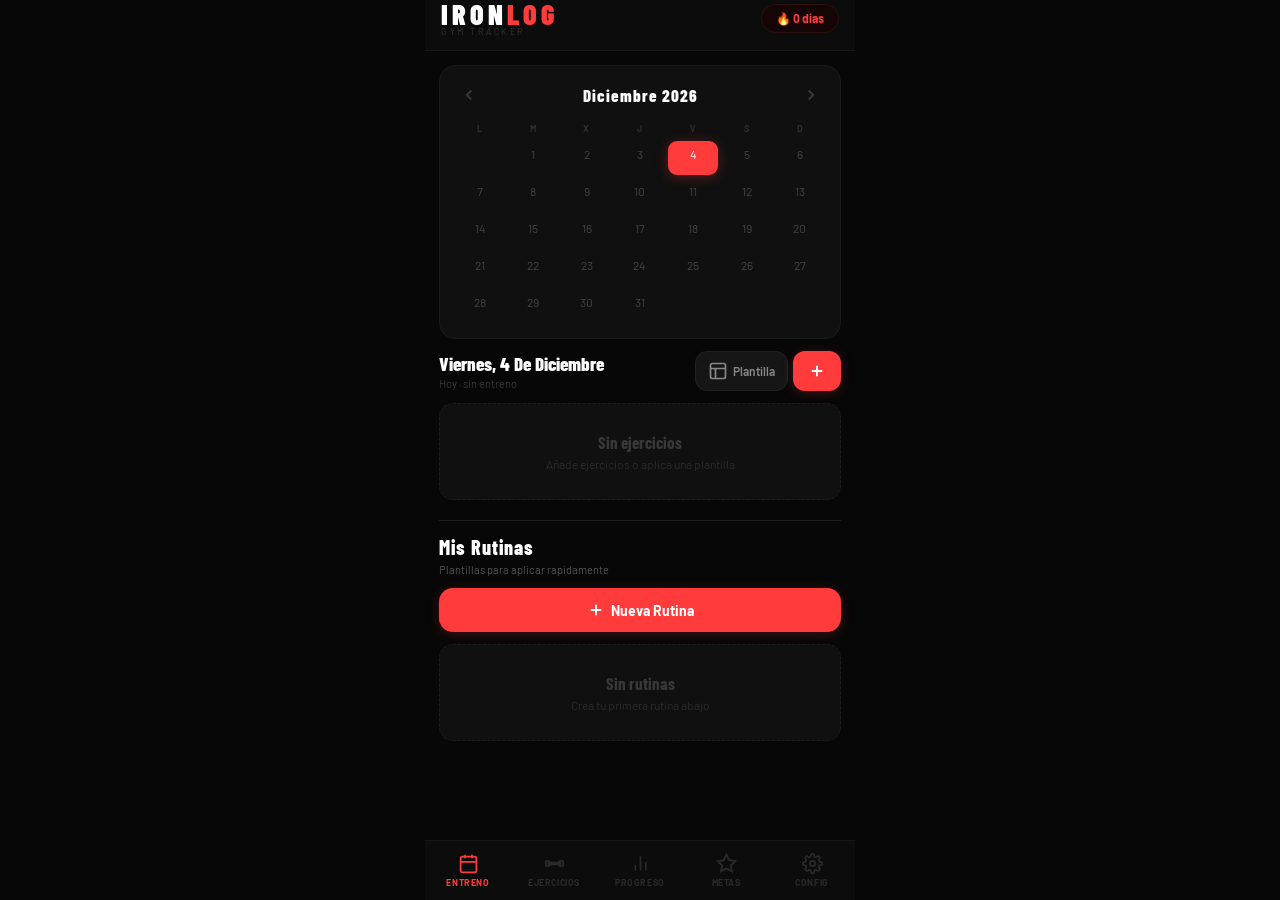
<file: index.html>
<!DOCTYPE html>
<html lang="es">
<head>
<meta charset="UTF-8"/>
<meta name="viewport" content="width=device-width,initial-scale=1,maximum-scale=1,minimum-scale=1,user-scalable=no,viewport-fit=cover"/>
<meta name="apple-mobile-web-app-capable" content="yes"/>
<meta name="apple-mobile-web-app-status-bar-style" content="black-translucent"/>
<meta name="apple-mobile-web-app-title" content="IronLog"/>
<meta name="theme-color" content="#0a0a0a"/>
<meta name="color-scheme" content="dark"/>
<meta name="description" content="IronLog: registro de entrenamientos, rutinas, series, progreso y recordatorios de gimnasio."/>
<link rel="manifest" href="manifest.json"/>
<link rel="apple-touch-icon" href="assets/icon-192.png"/>
<link rel="preconnect" href="https://fonts.googleapis.com"/>
<link rel="preconnect" href="https://fonts.gstatic.com" crossorigin/>
<link href="https://fonts.googleapis.com/css2?family=Barlow:ital,wght@0,400;0,500;0,600;1,400&family=Barlow+Condensed:wght@600;700;800;900&display=swap" rel="stylesheet"/>
<link rel="stylesheet" href="css/main.css"/>
<title>IronLog</title>
</head>
<body>
<main id="app" aria-busy="true" aria-live="polite">
  <div class="boot"><div class="boot-card"><div class="boot-spinner" aria-hidden="true"></div><p class="boot-text">Cargando IronLog...</p></div></div>
</main>
<noscript><div style="padding:16px;color:#e2e2e2;background:#101010;border-top:1px solid #191919">IronLog necesita JavaScript activado para funcionar.</div></noscript>
<script src="js/data.js" defer></script>
<script src="js/storage.js" defer></script>
<script src="js/analytics.js" defer></script>
<script src="js/charts.js" defer></script>
<script src="js/icons.js" defer></script>
<script src="js/render-modals.js" defer></script>
<script src="js/render-calendar.js" defer></script>
<script src="js/render-exercises.js" defer></script>
<script src="js/render-progress.js" defer></script>
<script src="js/recovery.js" defer></script>
<script src="js/render-motivation.js" defer></script>
<script src="js/render-config.js" defer></script>
<script src="js/render-shell.js" defer></script>
<script src="js/actions-nav.js" defer></script>
<script src="js/actions-templates.js" defer></script>
<script src="js/actions-workout.js" defer></script>
<script src="js/actions-settings.js" defer></script>
<script src="js/reminder.js" defer></script>
<script src="js/timer.js" defer></script>
<script src="js/wakelock.js" defer></script>
<script src="js/backup-google.js" defer></script>
<script src="js/init.js" defer></script>
<!-- Google Identity Services para backups en Drive (cargado async para no bloquear render) -->
<script src="https://accounts.google.com/gsi/client" async defer></script>
</body>
</html>
</file>
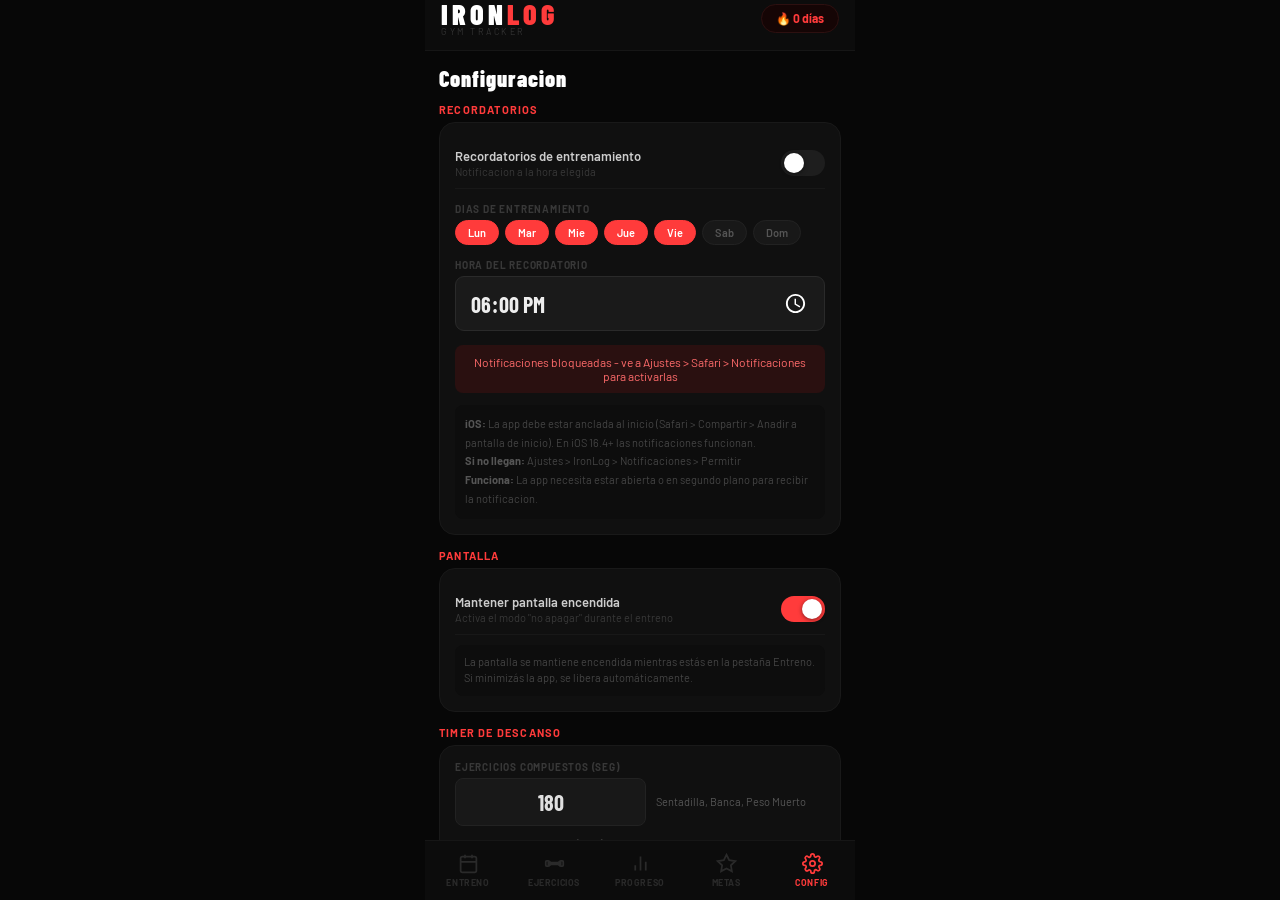
<file: configuracion.html>
<!DOCTYPE html>
<html lang="es">
<head>
<meta charset="UTF-8"/>
<meta name="viewport" content="width=device-width,initial-scale=1,maximum-scale=1,minimum-scale=1,user-scalable=no,viewport-fit=cover"/>
<meta name="apple-mobile-web-app-capable" content="yes"/>
<meta name="apple-mobile-web-app-status-bar-style" content="black-translucent"/>
<meta name="apple-mobile-web-app-title" content="IronLog"/>
<meta name="theme-color" content="#0a0a0a"/>
<meta name="color-scheme" content="dark"/>
<meta name="description" content="IronLog: registro de entrenamientos, rutinas, series, progreso y recordatorios de gimnasio."/>
<link rel="manifest" href="manifest.json"/>
<link rel="apple-touch-icon" href="assets/icon-192.png"/>
<link rel="preconnect" href="https://fonts.googleapis.com"/>
<link rel="preconnect" href="https://fonts.gstatic.com" crossorigin/>
<link href="https://fonts.googleapis.com/css2?family=Barlow:ital,wght@0,400;0,500;0,600;1,400&family=Barlow+Condensed:wght@600;700;800;900&display=swap" rel="stylesheet"/>
<link rel="stylesheet" href="css/main.css"/>
<title>IronLog · Configuración</title>
</head>
<body>
<main id="app" aria-busy="true" aria-live="polite">
  <div class="boot"><div class="boot-card"><div class="boot-spinner" aria-hidden="true"></div><p class="boot-text">Cargando IronLog...</p></div></div>
</main>
<noscript><div style="padding:16px;color:#e2e2e2;background:#101010;border-top:1px solid #191919">IronLog necesita JavaScript activado para funcionar.</div></noscript>
<script src="js/data.js" defer></script>
<script src="js/storage.js" defer></script>
<script src="js/analytics.js" defer></script>
<script src="js/charts.js" defer></script>
<script src="js/icons.js" defer></script>
<script src="js/render-modals.js" defer></script>
<script src="js/render-calendar.js" defer></script>
<script src="js/render-exercises.js" defer></script>
<script src="js/render-progress.js" defer></script>
<script src="js/render-motivation.js" defer></script>
<script src="js/render-config.js" defer></script>
<script src="js/render-shell.js" defer></script>
<script src="js/actions-nav.js" defer></script>
<script src="js/actions-templates.js" defer></script>
<script src="js/actions-workout.js" defer></script>
<script src="js/actions-settings.js" defer></script>
<script src="js/reminder.js" defer></script>
<script src="js/timer.js" defer></script>
<script src="js/init.js" defer></script>
</body>
</html>
</file>
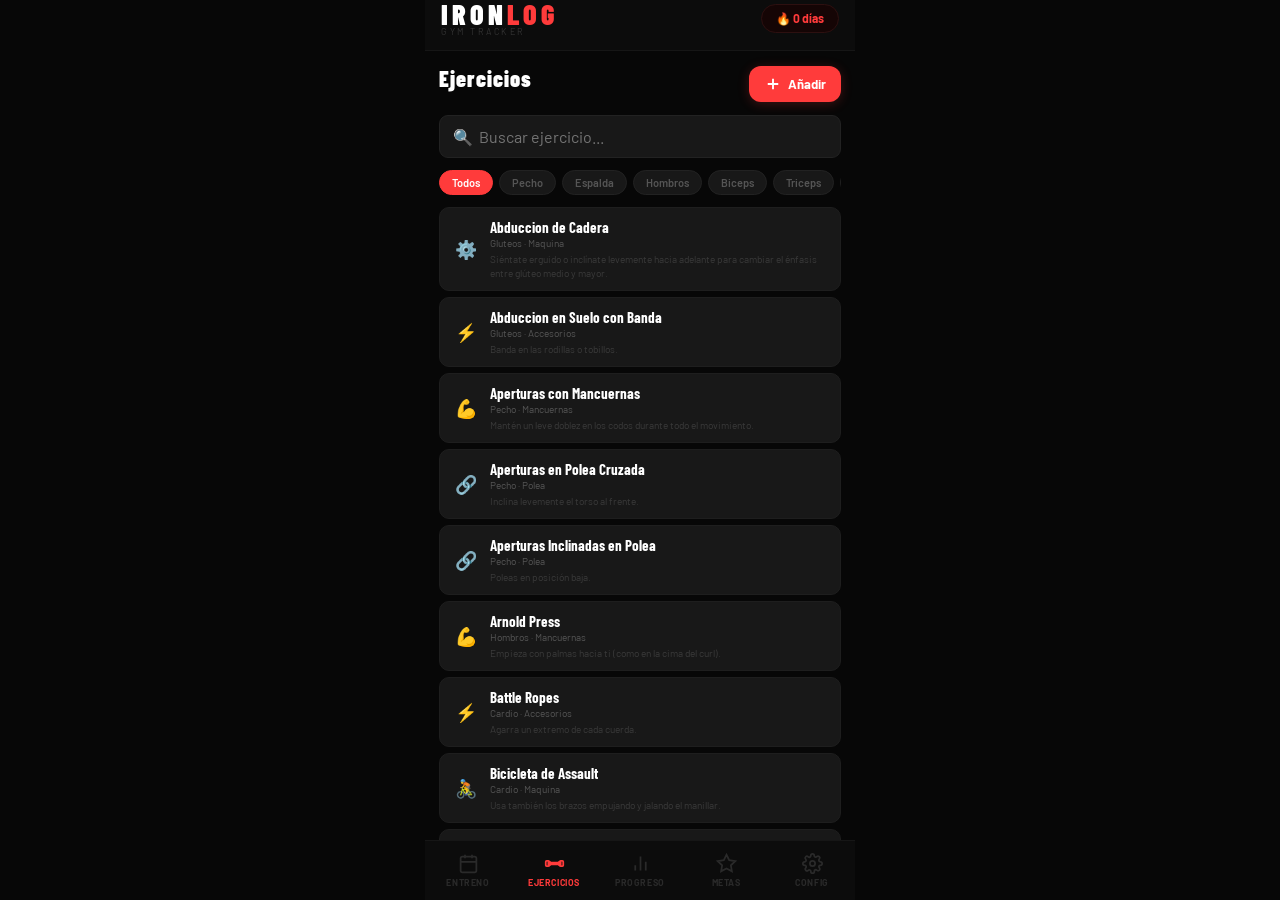
<file: ejercicios.html>
<!DOCTYPE html>
<html lang="es">
<head>
<meta charset="UTF-8"/>
<meta name="viewport" content="width=device-width,initial-scale=1,maximum-scale=1,minimum-scale=1,user-scalable=no,viewport-fit=cover"/>
<meta name="apple-mobile-web-app-capable" content="yes"/>
<meta name="apple-mobile-web-app-status-bar-style" content="black-translucent"/>
<meta name="apple-mobile-web-app-title" content="IronLog"/>
<meta name="theme-color" content="#0a0a0a"/>
<meta name="color-scheme" content="dark"/>
<meta name="description" content="IronLog: registro de entrenamientos, rutinas, series, progreso y recordatorios de gimnasio."/>
<link rel="manifest" href="manifest.json"/>
<link rel="apple-touch-icon" href="assets/icon-192.png"/>
<link rel="preconnect" href="https://fonts.googleapis.com"/>
<link rel="preconnect" href="https://fonts.gstatic.com" crossorigin/>
<link href="https://fonts.googleapis.com/css2?family=Barlow:ital,wght@0,400;0,500;0,600;1,400&family=Barlow+Condensed:wght@600;700;800;900&display=swap" rel="stylesheet"/>
<link rel="stylesheet" href="css/main.css"/>
<title>IronLog · Ejercicios</title>
</head>
<body>
<main id="app" aria-busy="true" aria-live="polite">
  <div class="boot"><div class="boot-card"><div class="boot-spinner" aria-hidden="true"></div><p class="boot-text">Cargando IronLog...</p></div></div>
</main>
<noscript><div style="padding:16px;color:#e2e2e2;background:#101010;border-top:1px solid #191919">IronLog necesita JavaScript activado para funcionar.</div></noscript>
<script src="js/data.js" defer></script>
<script src="js/storage.js" defer></script>
<script src="js/analytics.js" defer></script>
<script src="js/charts.js" defer></script>
<script src="js/icons.js" defer></script>
<script src="js/render-modals.js" defer></script>
<script src="js/render-calendar.js" defer></script>
<script src="js/render-exercises.js" defer></script>
<script src="js/render-progress.js" defer></script>
<script src="js/render-motivation.js" defer></script>
<script src="js/render-config.js" defer></script>
<script src="js/render-shell.js" defer></script>
<script src="js/actions-nav.js" defer></script>
<script src="js/actions-templates.js" defer></script>
<script src="js/actions-workout.js" defer></script>
<script src="js/actions-settings.js" defer></script>
<script src="js/reminder.js" defer></script>
<script src="js/timer.js" defer></script>
<script src="js/init.js" defer></script>
</body>
</html>
</file>
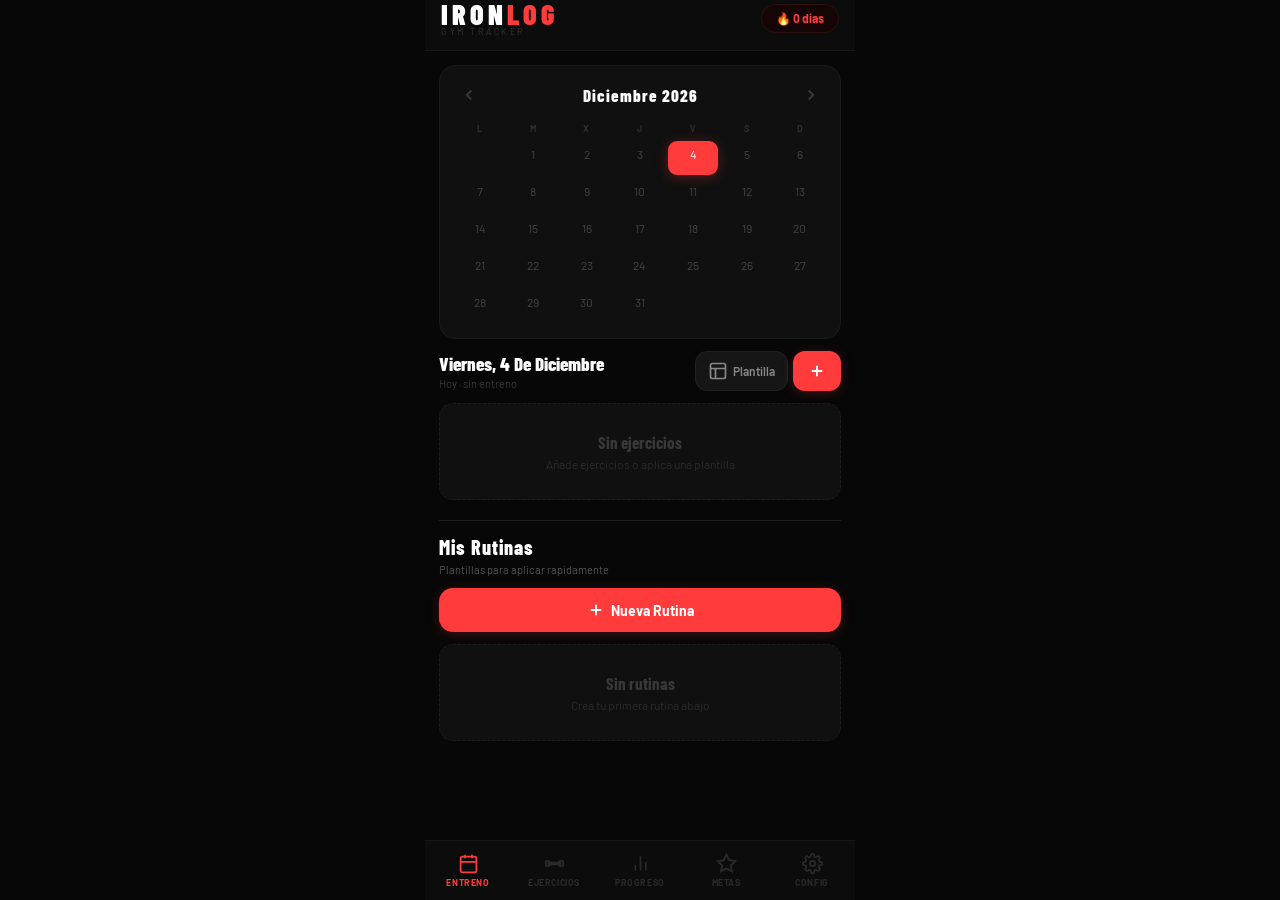
<file: entreno.html>
<!DOCTYPE html>
<html lang="es">
<head>
<meta charset="UTF-8"/>
<meta name="viewport" content="width=device-width,initial-scale=1,maximum-scale=1,minimum-scale=1,user-scalable=no,viewport-fit=cover"/>
<meta name="apple-mobile-web-app-capable" content="yes"/>
<meta name="apple-mobile-web-app-status-bar-style" content="black-translucent"/>
<meta name="apple-mobile-web-app-title" content="IronLog"/>
<meta name="theme-color" content="#0a0a0a"/>
<meta name="color-scheme" content="dark"/>
<meta name="description" content="IronLog: registro de entrenamientos, rutinas, series, progreso y recordatorios de gimnasio."/>
<link rel="manifest" href="manifest.json"/>
<link rel="apple-touch-icon" href="assets/icon-192.png"/>
<link rel="preconnect" href="https://fonts.googleapis.com"/>
<link rel="preconnect" href="https://fonts.gstatic.com" crossorigin/>
<link href="https://fonts.googleapis.com/css2?family=Barlow:ital,wght@0,400;0,500;0,600;1,400&family=Barlow+Condensed:wght@600;700;800;900&display=swap" rel="stylesheet"/>
<link rel="stylesheet" href="css/main.css"/>
<title>IronLog · Entreno</title>
</head>
<body>
<main id="app" aria-busy="true" aria-live="polite">
  <div class="boot"><div class="boot-card"><div class="boot-spinner" aria-hidden="true"></div><p class="boot-text">Cargando IronLog...</p></div></div>
</main>
<noscript><div style="padding:16px;color:#e2e2e2;background:#101010;border-top:1px solid #191919">IronLog necesita JavaScript activado para funcionar.</div></noscript>
<script src="js/data.js" defer></script>
<script src="js/storage.js" defer></script>
<script src="js/analytics.js" defer></script>
<script src="js/charts.js" defer></script>
<script src="js/icons.js" defer></script>
<script src="js/render-modals.js" defer></script>
<script src="js/render-calendar.js" defer></script>
<script src="js/render-exercises.js" defer></script>
<script src="js/render-progress.js" defer></script>
<script src="js/render-motivation.js" defer></script>
<script src="js/render-config.js" defer></script>
<script src="js/render-shell.js" defer></script>
<script src="js/actions-nav.js" defer></script>
<script src="js/actions-templates.js" defer></script>
<script src="js/actions-workout.js" defer></script>
<script src="js/actions-settings.js" defer></script>
<script src="js/reminder.js" defer></script>
<script src="js/timer.js" defer></script>
<script src="js/init.js" defer></script>
</body>
</html>
</file>
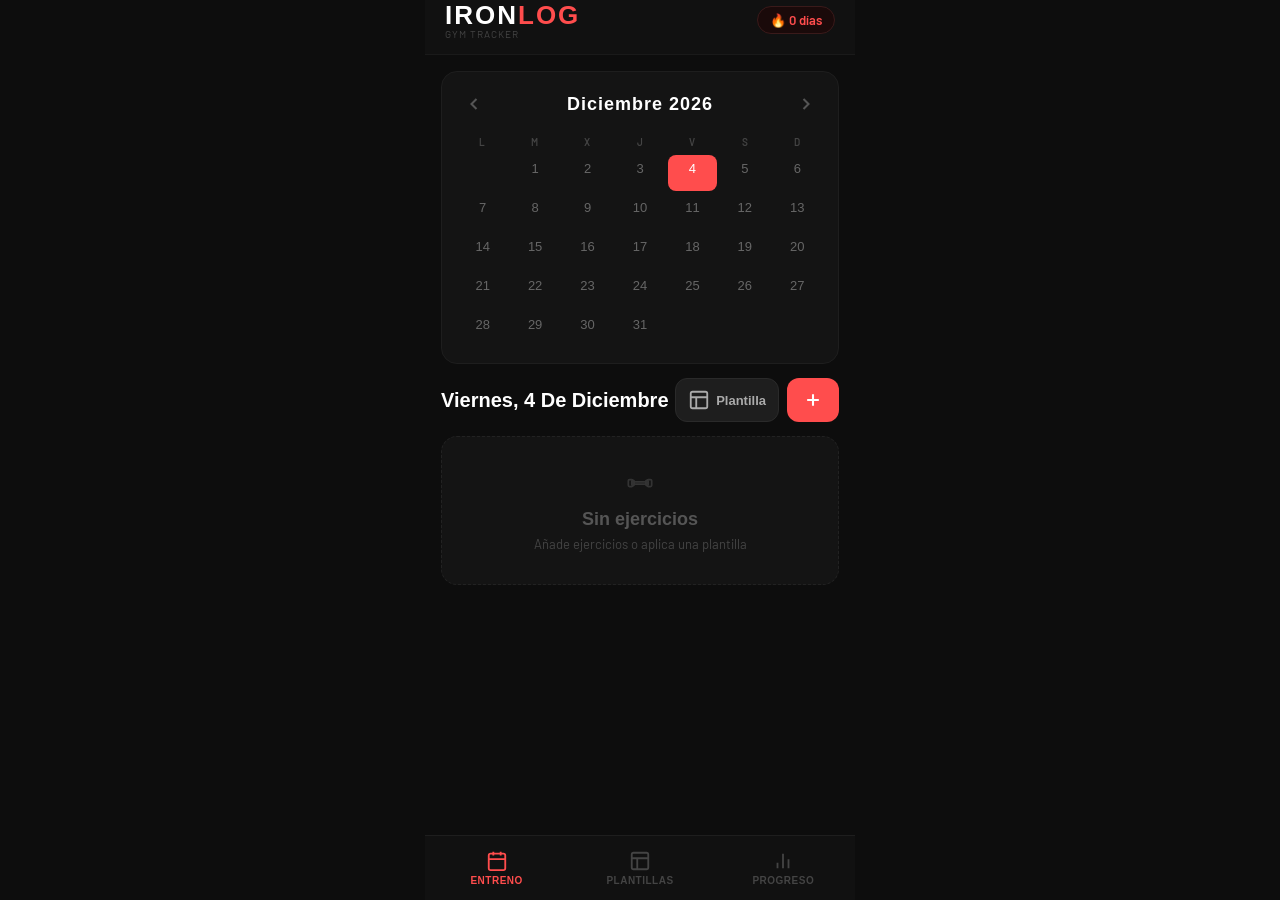
<file: gym.html>
<!DOCTYPE html>

<html lang="es">
<head>
<meta charset="UTF-8"/>
<meta name="viewport" content="width=device-width, initial-scale=1.0, maximum-scale=1.0, user-scalable=no, viewport-fit=cover"/>
<meta name="apple-mobile-web-app-capable" content="yes"/>
<meta name="apple-mobile-web-app-status-bar-style" content="black-translucent"/>
<meta name="apple-mobile-web-app-title" content="IronLog"/>
<meta name="theme-color" content="#0d0d0d"/>
<title>IronLog</title>
<link href="https://fonts.googleapis.com/css2?family=Barlow:wght@400;500;600&family=Barlow+Condensed:wght@700;800;900&display=swap" rel="stylesheet"/>
<style>
*{box-sizing:border-box;-webkit-tap-highlight-color:transparent;-webkit-touch-callout:none}
html,body{margin:0;padding:0;background:#0d0d0d;color:#eee;font-family:'Barlow',sans-serif;height:100%;overflow:hidden}
input[type=number]::-webkit-inner-spin-button,input[type=number]::-webkit-outer-spin-button{-webkit-appearance:none}
::-webkit-scrollbar{display:none}
@keyframes spin{from{transform:rotate(0)}to{transform:rotate(360deg)}}
@keyframes slideUp{from{transform:translateY(100%)}to{transform:translateY(0)}}
@keyframes fadeIn{from{opacity:0}to{opacity:1}}
@keyframes toastIn{from{opacity:0;transform:translateX(-50%) translateY(10px)}to{opacity:1;transform:translateX(-50%) translateY(0)}}

#app{max-width:430px;margin:0 auto;height:100dvh;display:flex;flex-direction:column;position:relative;overflow:hidden}
.header{padding:env(safe-area-inset-top,20px) 20px 14px;background:#111;border-bottom:1px solid #1a1a1a;display:flex;justify-content:space-between;align-items:center;flex-shrink:0}
.logo{font-family:‘Barlow Condensed’,sans-serif;font-weight:900;font-size:26px;letter-spacing:2px;color:#fff}
.logo span{color:#FF4D4D}
.logo-sub{font-size:10px;color:#444;letter-spacing:1px;text-transform:uppercase;margin-top:-3px}
.streak{background:#1a0a0a;border:1px solid #3a1a1a;border-radius:20px;padding:5px 12px;font-size:13px;color:#FF4D4D;font-weight:600;display:flex;align-items:center;gap:4px}
.content{flex:1;overflow-y:auto;padding:16px;padding-bottom:90px;-webkit-overflow-scrolling:touch}

/* NAV */
.nav{position:fixed;bottom:0;left:50%;transform:translateX(-50%);width:100%;max-width:430px;background:#111;border-top:1px solid #1e1e1e;display:flex;padding:8px 0;padding-bottom:calc(8px + env(safe-area-inset-bottom,0px));z-index:100}
.nav-btn{flex:1;display:flex;flex-direction:column;align-items:center;gap:3px;background:none;border:none;color:#444;cursor:pointer;padding:6px 0;transition:color .2s;font-family:‘Barlow’,sans-serif}
.nav-btn.active{color:#FF4D4D}
.nav-btn svg{width:22px;height:22px}
.nav-label{font-size:10px;letter-spacing:.5px;text-transform:uppercase;font-weight:600}

/* CARDS */
.card{background:#141414;border-radius:16px;padding:16px;border:1px solid #1e1e1e;margin-bottom:14px}
.card-title{font-size:11px;color:#555;text-transform:uppercase;letter-spacing:1px;font-weight:600;margin-bottom:12px}
.section-title{font-family:‘Barlow Condensed’,sans-serif;font-weight:800;font-size:22px;color:#fff;letter-spacing:1px;margin-bottom:14px}

/* CALENDAR */
.cal-header{display:flex;align-items:center;justify-content:space-between;margin-bottom:12px}
.cal-title{font-family:‘Barlow Condensed’,sans-serif;font-weight:700;font-size:18px;color:#fff;letter-spacing:1px}
.cal-grid{display:grid;grid-template-columns:repeat(7,1fr);gap:3px}
.cal-day-label{text-align:center;font-size:10px;color:#444;font-weight:600;padding:4px 0;letter-spacing:.5px}
.cal-day{display:flex;flex-direction:column;align-items:center;padding:6px 2px;border-radius:8px;border:none;background:none;color:#666;cursor:pointer;font-size:13px;gap:2px;font-family:‘Barlow’,sans-serif;width:100%;transition:background .15s;min-height:36px}
.cal-day.selected{background:#FF4D4D;color:#fff}
.cal-day.today:not(.selected){background:#2a1515;color:#FF4D4D;font-weight:700}
.cal-dot{width:4px;height:4px;border-radius:50%;background:#FF4D4D}
.cal-day.selected .cal-dot{background:#fff}

/* DAY HEADER */
.day-header{display:flex;justify-content:space-between;align-items:center;margin-bottom:14px}
.day-title{font-family:‘Barlow Condensed’,sans-serif;font-weight:700;font-size:20px;color:#fff;text-transform:capitalize}
.day-stats{font-size:11px;color:#555;margin-top:2px}
.day-actions{display:flex;gap:8px}

/* BUTTONS */
.btn-primary{background:#FF4D4D;color:#fff;border:none;border-radius:12px;padding:10px 16px;cursor:pointer;display:flex;align-items:center;gap:5px;font-family:‘Barlow’,sans-serif;font-weight:600;font-size:14px}
.btn-secondary{background:#1e1e1e;color:#aaa;border:1px solid #2a2a2a;border-radius:12px;padding:10px 12px;cursor:pointer;display:flex;align-items:center;gap:6px;font-family:‘Barlow’,sans-serif;font-weight:600;font-size:13px}
.btn-icon{background:none;border:none;color:#555;cursor:pointer;padding:6px;display:flex;align-items:center;border-radius:8px}
.btn-icon-sm{background:none;border:none;color:#555;cursor:pointer;padding:4px;display:flex;align-items:center;border-radius:6px}
.btn-full{width:100%;justify-content:center;padding:14px;border-radius:14px;font-size:15px}
.btn-add-set{display:flex;align-items:center;gap:6px;color:#FF4D4D;background:none;border:1px dashed #3a1a1a;border-radius:10px;padding:10px 14px;cursor:pointer;font-family:‘Barlow’,sans-serif;font-weight:600;font-size:14px;width:100%;justify-content:center;margin-top:6px}

/* EMPTY */
.empty{background:#141414;border-radius:16px;padding:32px 20px;text-align:center;border:1px dashed #222;margin-top:8px}
.empty-icon{color:#333;margin-bottom:12px;display:flex;justify-content:center}
.empty-title{color:#555;font-family:‘Barlow Condensed’,sans-serif;font-weight:700;font-size:18px;margin:0 0 6px}
.empty-sub{color:#444;font-size:13px;margin:0}

/* EXERCISE CARD */
.ex-card{background:#141414;border-radius:14px;padding:14px;border:1px solid #1e1e1e;margin-bottom:10px}
.ex-card-header{display:flex;align-items:flex-start;gap:8px;margin-bottom:10px}
.ex-name{font-family:‘Barlow Condensed’,sans-serif;font-weight:700;font-size:17px;color:#fff}
.ex-meta{font-size:11px;color:#555;margin-top:2px}
.progress-bar{height:3px;background:#222;border-radius:2px;margin-bottom:12px;overflow:hidden}
.progress-fill{height:100%;background:#FF4D4D;border-radius:2px;transition:width .3s}
.sets-header{display:grid;grid-template-columns:32px 1fr 1fr 36px;gap:6px;margin-bottom:4px}
.set-label{font-size:10px;color:#555;text-transform:uppercase;letter-spacing:.5px;font-weight:600}
.set-row{display:grid;grid-template-columns:32px 1fr 1fr 36px;gap:6px;align-items:center;padding:6px 8px;border-radius:8px;margin-bottom:4px;transition:background .2s}
.set-row.done{background:#0d1f0d}
.set-num{font-size:13px;color:#555;font-family:‘Barlow Condensed’,sans-serif;font-weight:700;text-align:center}
.set-val{font-size:14px;color:#ccc;font-family:‘Barlow Condensed’,sans-serif;font-weight:600}
.check-btn{width:30px;height:30px;border-radius:8px;border:2px solid #333;background:transparent;cursor:pointer;display:flex;align-items:center;justify-content:center;transition:all .2s}
.check-btn.done{background:#1a4a1a;border-color:#2d7a2d;color:#4CAF50}

/* TEMPLATE CARD */
.template-card{background:#141414;border-radius:14px;padding:14px;border:1px solid #1e1e1e;margin-bottom:10px;width:100%;text-align:left;cursor:pointer}
.template-name{font-family:‘Barlow Condensed’,sans-serif;font-weight:700;font-size:17px;color:#fff}
.template-meta{font-size:12px;color:#555;margin-top:3px}
.ex-tag{font-size:11px;padding:3px 8px;border-radius:20px;border:1px solid #333;color:#666;font-family:‘Barlow’,sans-serif;background:none;cursor:pointer;display:inline-block;margin:2px}

/* STAT CARDS */
.stats-grid{display:grid;grid-template-columns:1fr 1fr 1fr;gap:10px;margin-bottom:14px}
.stat-card{background:#141414;border-radius:14px;padding:14px;border:1px solid #1e1e1e;text-align:center}
.stat-val{font-family:‘Barlow Condensed’,sans-serif;font-weight:900;font-size:26px;color:#FF4D4D}
.stat-label{font-size:10px;color:#555;text-transform:uppercase;letter-spacing:.5px;margin-top:2px}

/* BARS */
.bar-chart{display:flex;align-items:flex-end;gap:6px;height:80px;margin-top:12px}
.bar-wrap{flex:1;display:flex;flex-direction:column;align-items:center;gap:4px;height:100%}
.bar{width:100%;border-radius:4px;transition:height .3s;margin-top:auto}
.bar-label{font-size:10px;color:#555}

/* MODAL */
.overlay{position:fixed;inset:0;background:rgba(0,0,0,.85);z-index:200;display:flex;align-items:flex-end;justify-content:center;animation:fadeIn .2s}
.modal{background:#141414;border-radius:20px 20px 0 0;width:100%;max-width:430px;max-height:88vh;overflow-y:auto;border:1px solid #222;animation:slideUp .3s cubic-bezier(.32,1.15,.64,1)}
.modal-header{display:flex;justify-content:space-between;align-items:center;padding:18px 18px 12px;border-bottom:1px solid #1e1e1e;position:sticky;top:0;background:#141414;z-index:1}
.modal-title{font-family:‘Barlow Condensed’,sans-serif;font-weight:700;font-size:20px;color:#fff}
.modal-body{padding:16px 18px 40px}

/* FORM */
.input-label{display:block;font-size:11px;color:#666;text-transform:uppercase;letter-spacing:.8px;margin-bottom:6px;font-weight:600}
input[type=text],input[type=number]{width:100%;background:#1a1a1a;border:1px solid #2a2a2a;border-radius:10px;padding:12px 14px;color:#eee;font-size:15px;font-family:‘Barlow’,sans-serif;outline:none;margin-bottom:14px}
.set-input{background:#1a1a1a;border:1px solid #2a2a2a;border-radius:8px;padding:10px;color:#eee;font-size:15px;font-family:‘Barlow Condensed’,sans-serif;font-weight:700;width:100%;text-align:center;outline:none;margin:0}
.set-edit-row{display:grid;grid-template-columns:32px 1fr 1fr 36px;gap:6px;align-items:center;margin-bottom:8px}
.color-dot{width:28px;height:28px;border-radius:50%;border:none;cursor:pointer;outline:2px solid transparent;outline-offset:2px;transition:outline-color .2s}
.color-dot.active{outline-color:#fff}
.quick-tags{display:flex;flex-wrap:wrap;gap:6px;margin-bottom:14px;max-height:120px;overflow-y:auto}
.template-ex-block{background:#1a1a1a;border-radius:10px;padding:10px;margin-bottom:8px}
.template-ex-grid{display:grid;grid-template-columns:1fr 1fr 1fr;gap:6px;margin-top:8px}
.template-ex-label{font-size:10px;color:#666;margin-bottom:3px}

/* TOAST */
.toast{position:fixed;bottom:90px;left:50%;transform:translateX(-50%);background:#1e1e1e;border:1px solid #333;color:#eee;padding:10px 20px;border-radius:40px;font-size:14px;font-weight:600;z-index:300;white-space:nowrap;box-shadow:0 4px 24px rgba(0,0,0,.5);animation:toastIn .25s ease}

/* LOADING */
.loading{display:flex;justify-content:center;align-items:center;height:100vh;background:#0d0d0d}
.spinner{width:36px;height:36px;border:3px solid #222;border-top:3px solid #FF4D4D;border-radius:50%;animation:spin .8s linear infinite;margin:0 auto 12px}
</style>

</head>
<body>
<div id="app"><div class="loading"><div><div class="spinner"></div><p style="color:#555;text-align:center;font-size:13px">Cargando IronLog...</p></div></div></div>

<script>
// ─── DATA ───────────────────────────────────────────────────────────────────
const STORAGE_KEY = 'ironlog_v2';
const COLORS = ['#FF4D4D','#FF8C00','#FFD700','#00C9FF','#7B68EE','#00D084','#FF69B4'];
const WEEKDAYS = ['L','M','X','J','V','S','D'];
const MONTHS = ['Enero','Febrero','Marzo','Abril','Mayo','Junio','Julio','Agosto','Septiembre','Octubre','Noviembre','Diciembre'];
const COMMON_EX = ['Press de Banca','Sentadilla Libre','Peso Muerto','Press Hombro','Remo con Barra','Jalón al Pecho','Curl Bíceps','Tríceps Polea','Prensa de Piernas','Hip Thrust','Extensión Cuádriceps','Curl Femoral','Press Inclinado','Face Pull','Dominadas','Plancha','Abdominales','Fondos'];

const DEFAULT_TEMPLATES = [
  {id:'t1',name:'💪 Push Day',color:'#FF4D4D',exercises:[
    {name:'Press de Banca',sets:4,reps:8,weight:60},
    {name:'Press Inclinado',sets:3,reps:10,weight:50},
    {name:'Press Hombro',sets:3,reps:12,weight:40},
    {name:'Tríceps Polea',sets:3,reps:15,weight:25},
  ]},
  {id:'t2',name:'🦵 Leg Day',color:'#FF8C00',exercises:[
    {name:'Sentadilla Libre',sets:4,reps:8,weight:80},
    {name:'Prensa de Piernas',sets:3,reps:12,weight:120},
    {name:'Extensión Cuádriceps',sets:3,reps:15,weight:40},
    {name:'Curl Femoral',sets:3,reps:12,weight:35},
  ]},
  {id:'t3',name:'🏋️ Pull Day',color:'#00C9FF',exercises:[
    {name:'Dominadas / Jalón',sets:4,reps:8,weight:0},
    {name:'Remo con Barra',sets:3,reps:10,weight:60},
    {name:'Curl Bíceps',sets:3,reps:12,weight:20},
    {name:'Face Pull',sets:3,reps:15,weight:15},
  ]},
];

function loadData() {
  try { const r = localStorage.getItem(STORAGE_KEY); return r ? JSON.parse(r) : null; } catch { return null; }
}
function saveData(d) {
  try { localStorage.setItem(STORAGE_KEY, JSON.stringify(d)); } catch {}
}
function uid() { return Math.random().toString(36).slice(2,9); }
function dateKey(d) { return d.toISOString().split('T')[0]; }
function getDaysInMonth(y,m) { return new Date(y,m+1,0).getDate(); }
function getFirstDOW(y,m) { const d=new Date(y,m,1).getDay(); return d===0?6:d-1; }
function formatDateLabel(str) {
  const d = new Date(str+'T12:00:00');
  return d.toLocaleDateString('es-ES',{weekday:'long',day:'numeric',month:'long'});
}
function calcStreak(workouts) {
  let streak=0; const d=new Date();
  while(true) {
    const k=dateKey(d);
    if(workouts[k]&&workouts[k].length>0){streak++;d.setDate(d.getDate()-1);}
    else if(streak===0){d.setDate(d.getDate()-1);const k2=dateKey(d);if(workouts[k2]&&workouts[k2].length>0){streak++;d.setDate(d.getDate()-1);}else break;}
    else break;
    if(streak>365)break;
  }
  return streak;
}

// ─── STATE ──────────────────────────────────────────────────────────────────
let state = {
  data: loadData() || {workouts:{}, templates:DEFAULT_TEMPLATES},
  tab: 'calendar',
  selectedDate: dateKey(new Date()),
  calMonth: {year:new Date().getFullYear(), month:new Date().getMonth()},
  modal: null,
  toast: null,
  toastTimer: null,
};

function setState(partial) {
  Object.assign(state, partial);
  if(partial.data !== undefined) saveData(state.data);
  render();
}

// ─── ICONS ──────────────────────────────────────────────────────────────────
const SVG = {
  plus: `<svg width="20" height="20" fill="none" stroke="currentColor" stroke-width="2.5" viewBox="0 0 24 24"><path d="M12 5v14M5 12h14"/></svg>`,
  trash: `<svg width="15" height="15" fill="none" stroke="currentColor" stroke-width="2" viewBox="0 0 24 24"><path d="M3 6h18M8 6V4h8v2M19 6l-1 14H6L5 6"/></svg>`,
  check: `<svg width="14" height="14" fill="none" stroke="currentColor" stroke-width="2.5" viewBox="0 0 24 24"><path d="M20 6L9 17l-5-5"/></svg>`,
  chevL: `<svg width="20" height="20" fill="none" stroke="currentColor" stroke-width="2.5" viewBox="0 0 24 24"><path d="M15 18l-6-6 6-6"/></svg>`,
  chevR: `<svg width="20" height="20" fill="none" stroke="currentColor" stroke-width="2.5" viewBox="0 0 24 24"><path d="M9 18l6-6-6-6"/></svg>`,
  edit: `<svg width="13" height="13" fill="none" stroke="currentColor" stroke-width="2" viewBox="0 0 24 24"><path d="M11 4H4a2 2 0 00-2 2v14a2 2 0 002 2h14a2 2 0 002-2v-7"/><path d="M18.5 2.5a2.121 2.121 0 013 3L12 15l-4 1 1-4 9.5-9.5z"/></svg>`,
  close: `<svg width="20" height="20" fill="none" stroke="currentColor" stroke-width="2.5" viewBox="0 0 24 24"><path d="M18 6L6 18M6 6l12 12"/></svg>`,
  calendar: `<svg width="22" height="22" fill="none" stroke="currentColor" stroke-width="2" viewBox="0 0 24 24"><rect x="3" y="4" width="18" height="18" rx="2"/><path d="M16 2v4M8 2v4M3 10h18"/></svg>`,
  template: `<svg width="22" height="22" fill="none" stroke="currentColor" stroke-width="2" viewBox="0 0 24 24"><rect x="3" y="3" width="18" height="18" rx="2"/><path d="M3 9h18M9 21V9"/></svg>`,
  stats: `<svg width="22" height="22" fill="none" stroke="currentColor" stroke-width="2" viewBox="0 0 24 24"><path d="M18 20V10M12 20V4M6 20v-6"/></svg>`,
  dumbbell: `<svg width="28" height="28" fill="none" stroke="currentColor" stroke-width="1.5" viewBox="0 0 24 24"><rect x="2" y="9" width="4" height="6" rx="1"/><rect x="18" y="9" width="4" height="6" rx="1"/><rect x="6" y="11" width="12" height="2" rx=".5"/><rect x="5" y="10" width="2" height="4" rx=".5"/><rect x="17" y="10" width="2" height="4" rx=".5"/></svg>`,
};

// ─── TOAST ──────────────────────────────────────────────────────────────────
function showToast(msg) {
  if(state.toastTimer) clearTimeout(state.toastTimer);
  const timer = setTimeout(() => setState({toast:null,toastTimer:null}), 2200);
  setState({toast:msg, toastTimer:timer});
}

// ─── RENDER ─────────────────────────────────────────────────────────────────
function render() {
  const app = document.getElementById('app');
  const {tab, selectedDate, calMonth, data, modal, toast} = state;
  const workout = data.workouts[selectedDate] || [];
  const streak = calcStreak(data.workouts);

  app.innerHTML = `
    <div class="header">
      <div>
        <div class="logo">IRON<span>LOG</span></div>
        <div class="logo-sub">Gym Tracker</div>
      </div>
      <div class="streak">🔥 ${streak} días</div>
    </div>
    <div class="content" id="content">
      ${tab==='calendar' ? renderCalendar(workout) : ''}
      ${tab==='templates' ? renderTemplates() : ''}
      ${tab==='stats' ? renderStats() : ''}
    </div>
    <nav class="nav">
      <button class="nav-btn ${tab==='calendar'?'active':''}" onclick="setTab('calendar')">
        ${SVG.calendar}<span class="nav-label">Entreno</span>
      </button>
      <button class="nav-btn ${tab==='templates'?'active':''}" onclick="setTab('templates')">
        ${SVG.template}<span class="nav-label">Plantillas</span>
      </button>
      <button class="nav-btn ${tab==='stats'?'active':''}" onclick="setTab('stats')">
        ${SVG.stats}<span class="nav-label">Progreso</span>
      </button>
    </nav>
    ${modal ? renderModal(modal) : ''}
    ${toast ? `<div class="toast">${toast}</div>` : ''}
  `;
  bindEvents();
}

// ─── CALENDAR TAB ────────────────────────────────────────────────────────────
function renderCalendar(workout) {
  const {calMonth, selectedDate, data} = state;
  const {year, month} = calMonth;
  const days = getDaysInMonth(year, month);
  const firstDay = getFirstDOW(year, month);
  const today = dateKey(new Date());

  const totalVol = workout.reduce((a,e)=>a+e.sets.reduce((s,x)=>s+(x.weight||0)*(x.reps||0),0),0);

  let calCells = '';
  WEEKDAYS.forEach(d => { calCells += `<div class="cal-day-label">${d}</div>`; });
  for(let i=0;i<firstDay;i++) calCells += '<div></div>';
  for(let i=1;i<=days;i++) {
    const k = `${year}-${String(month+1).padStart(2,'0')}-${String(i).padStart(2,'0')}`;
    const has = data.workouts[k]&&data.workouts[k].length>0;
    const isSel = k===selectedDate;
    const isTod = k===today&&!isSel;
    calCells += `<button class="cal-day${isSel?' selected':''}${isTod?' today':''}" onclick="selectDate('${k}')">
      <span>${i}</span>${has?'<div class="cal-dot"></div>':''}
    </button>`;
  }

  let exerciseHtml = '';
  if(workout.length===0) {
    exerciseHtml = `<div class="empty">
      <div class="empty-icon">${SVG.dumbbell}</div>
      <p class="empty-title">Sin ejercicios</p>
      <p class="empty-sub">Añade ejercicios o aplica una plantilla</p>
    </div>`;
  } else {
    workout.forEach(ex => { exerciseHtml += renderExCard(ex); });
  }

  return `
    <div class="card">
      <div class="cal-header">
        <button class="btn-icon" onclick="prevMonth()">${SVG.chevL}</button>
        <span class="cal-title">${MONTHS[month]} ${year}</span>
        <button class="btn-icon" onclick="nextMonth()">${SVG.chevR}</button>
      </div>
      <div class="cal-grid">${calCells}</div>
    </div>
    <div class="day-header">
      <div>
        <div class="day-title">${formatDateLabel(selectedDate)}</div>
        ${workout.length>0?`<div class="day-stats">${workout.length} ejercicios · ${(totalVol/1000).toFixed(1)}t volumen</div>`:''}
      </div>
      <div class="day-actions">
        <button class="btn-secondary" onclick="openModal('applyTemplate')">
          ${SVG.template} <span>Plantilla</span>
        </button>
        <button class="btn-primary" onclick="openModal('addExercise')">${SVG.plus}</button>
      </div>
    </div>
    ${exerciseHtml}
  `;
}

function renderExCard(ex) {
  const done = ex.sets.filter(s=>s.done).length;
  const prog = ex.sets.length>0 ? (done/ex.sets.length)*100 : 0;
  let setsHtml = `<div class="sets-header">
    <span class="set-label">Serie</span>
    <span class="set-label">KG</span>
    <span class="set-label">Reps</span>
    <span class="set-label">✓</span>
  </div>`;
  ex.sets.forEach((s,i) => {
    setsHtml += `<div class="set-row${s.done?' done':''}">
      <span class="set-num">${i+1}</span>
      <span class="set-val">${s.weight||0} kg</span>
      <span class="set-val">× ${s.reps||0}</span>
      <button class="check-btn${s.done?' done':''}" onclick="toggleSet('${ex.id}',${i})">
        ${s.done?SVG.check:''}
      </button>
    </div>`;
  });
  return `<div class="ex-card" id="ex-${ex.id}">
    <div class="ex-card-header">
      <div style="flex:1">
        <div class="ex-name">${ex.name}</div>
        <div class="ex-meta">${ex.sets.length} series · ${done} completadas</div>
      </div>
      <div style="display:flex;gap:6px;align-items:center">
        <button class="btn-icon-sm" onclick="openModal('editExercise','${ex.id}')">${SVG.edit}</button>
        <button class="btn-icon-sm" style="color:#FF4D4D" onclick="deleteExercise('${ex.id}')">${SVG.trash}</button>
      </div>
    </div>
    <div class="progress-bar"><div class="progress-fill" style="width:${prog}%"></div></div>
    ${setsHtml}
  </div>`;
}

// ─── TEMPLATES TAB ────────────────────────────────────────────────────────────
function renderTemplates() {
  const {data} = state;
  let cards = '';
  if(data.templates.length===0) {
    cards = `<div class="empty">
      <p class="empty-title">Sin plantillas</p>
      <p class="empty-sub">Crea tu primera rutina personalizada</p>
    </div>`;
  } else {
    data.templates.forEach(t => {
      const tags = t.exercises.map(e=>`<span class="ex-tag" style="border-color:${t.color};color:${t.color}">${e.name}</span>`).join('');
      cards += `<div class="template-card" style="border-left:4px solid ${t.color||'#FF4D4D'}">
        <div style="display:flex;justify-content:space-between;align-items:flex-start;margin-bottom:8px">
          <div>
            <div class="template-name">${t.name}</div>
            <div class="template-meta">${t.exercises.length} ejercicios</div>
          </div>
          <div style="display:flex;gap:6px">
            <button class="btn-icon-sm" onclick="openModal('editTemplate','${t.id}')">${SVG.edit}</button>
            <button class="btn-icon-sm" style="color:#FF4D4D" onclick="deleteTemplate('${t.id}')">${SVG.trash}</button>
          </div>
        </div>
        <div>${tags}</div>
      </div>`;
    });
  }
  return `<div style="display:flex;justify-content:space-between;align-items:center;margin-bottom:16px">
    <div class="section-title">Mis Plantillas</div>
    <button class="btn-primary" onclick="openModal('newTemplate')">${SVG.plus} <span style="margin-left:4px">Nueva</span></button>
  </div>${cards}`;
}

// ─── STATS TAB ────────────────────────────────────────────────────────────────
function renderStats() {
  const {data} = state;
  const allDays = Object.keys(data.workouts).filter(d=>data.workouts[d].length>0);
  const totalW = allDays.length;
  const totalS = allDays.reduce((a,d)=>a+data.workouts[d].reduce((b,e)=>b+e.sets.length,0),0);
  const totalV = allDays.reduce((a,d)=>a+data.workouts[d].reduce((b,e)=>b+e.sets.reduce((c,s)=>c+(s.weight||0)*(s.reps||0),0),0),0);

  const freq = {};
  allDays.forEach(d=>data.workouts[d].forEach(e=>{freq[e.name]=(freq[e.name]||0)+1;}));
  const topEx = Object.entries(freq).sort((a,b)=>b[1]-a[1]).slice(0,5);

  const last7 = [];
  for(let i=6;i>=0;i--){
    const d=new Date();d.setDate(d.getDate()-i);
    const k=dateKey(d);
    const w=data.workouts[k]||[];
    const vol=w.reduce((a,e)=>a+e.sets.reduce((s,x)=>s+(x.weight||0)*(x.reps||0),0),0);
    last7.push({k,day:['D','L','M','X','J','V','S'][d.getDay()],vol});
  }
  const maxVol=Math.max(...last7.map(x=>x.vol),1);

  const bars = last7.map(x=>`
    <div class="bar-wrap">
      <div class="bar" style="background:${x.vol>0?'#FF4D4D':'#222'};height:${Math.max((x.vol/maxVol)*68,x.vol>0?8:4)}px"></div>
      <span class="bar-label">${x.day}</span>
    </div>`).join('');

  let topHtml='';
  if(topEx.length>0){
    topHtml=`<div class="card"><div class="card-title">Ejercicios más frecuentes</div>
      ${topEx.map(([name,count])=>`
        <div style="display:flex;align-items:center;gap:10px;margin-bottom:10px">
          <div style="flex:1">
            <div style="color:#eee;font-size:13px;margin-bottom:4px">${name}</div>
            <div style="height:4px;border-radius:2px;background:#222"><div style="height:100%;border-radius:2px;background:#FF4D4D;width:${(count/topEx[0][1])*100}%"></div></div>
          </div>
          <span style="color:#FF4D4D;font-family:'Barlow Condensed',sans-serif;font-weight:700;font-size:14px">${count}x</span>
        </div>`).join('')}
    </div>`;
  }

  const empty = totalW===0?`<div class="empty">
    <div class="empty-icon">${SVG.stats}</div>
    <p class="empty-title">Sin datos aún</p>
    <p class="empty-sub">Registra tus entrenos para ver tu progreso</p>
  </div>`:'';

  return `<div class="section-title">Tu Progreso</div>
    <div class="stats-grid">
      <div class="stat-card"><div class="stat-val">${totalW}</div><div class="stat-label">Entrenos</div></div>
      <div class="stat-card"><div class="stat-val">${totalS}</div><div class="stat-label">Series</div></div>
      <div class="stat-card"><div class="stat-val">${(totalV/1000).toFixed(1)}</div><div class="stat-label">Toneladas</div></div>
    </div>
    <div class="card"><div class="card-title">Volumen — Últimos 7 días</div>
      <div class="bar-chart">${bars}</div>
    </div>
    ${topHtml}${empty}`;
}

// ─── MODALS ──────────────────────────────────────────────────────────────────
function renderModal(modal) {
  let body = '';
  let title = '';

  if(modal.type==='addExercise') {
    title='Añadir Ejercicio';
    const tags = COMMON_EX.map(ex=>`<button class="ex-tag" onclick="setExName(this,'${ex}')" style="cursor:pointer">${ex}</button>`).join('');
    body=`
      <label class="input-label">Ejercicio</label>
      <input type="text" id="ex-name" placeholder="Ej: Press de Banca" oninput="this.dataset.custom=this.value"/>
      <div class="quick-tags">${tags}</div>
      <label class="input-label">Series</label>
      <div class="sets-header"><span class="set-label">Serie</span><span class="set-label">KG</span><span class="set-label">Reps</span><span></span></div>
      <div id="sets-container"></div>
      <button class="btn-add-set" onclick="addModalSet()">${SVG.plus} Añadir serie</button>
      <button class="btn-primary btn-full" style="margin-top:14px" onclick="saveAddExercise()">Guardar Ejercicio</button>`;
  }

  if(modal.type==='editExercise') {
    const ex = (state.data.workouts[state.selectedDate]||[]).find(e=>e.id===modal.id);
    if(!ex){closeModal();return'';}
    title='Editar Ejercicio';
    const setsRows = ex.sets.map((s,i)=>`
      <div class="set-edit-row">
        <span class="set-num" style="color:#FF4D4D">${i+1}</span>
        <input class="set-input" type="number" inputmode="decimal" min="0" value="${s.weight||0}" placeholder="0" data-field="weight" data-idx="${i}"/>
        <input class="set-input" type="number" inputmode="numeric" min="0" value="${s.reps||0}" placeholder="0" data-field="reps" data-idx="${i}"/>
        <button class="btn-icon-sm" style="color:#FF4D4D" onclick="removeEditSet(${i})">${SVG.trash}</button>
      </div>`).join('');
    body=`
      <label class="input-label">Nombre</label>
      <input type="text" id="edit-ex-name" value="${ex.name}"/>
      <label class="input-label">Series</label>
      <div class="sets-header"><span class="set-label">Serie</span><span class="set-label">KG</span><span class="set-label">Reps</span><span></span></div>
      <div id="edit-sets">${setsRows}</div>
      <button class="btn-add-set" onclick="addEditSet()">${SVG.plus} Añadir serie</button>
      <button class="btn-primary btn-full" style="margin-top:14px" onclick="saveEditExercise('${ex.id}')">Guardar Cambios</button>`;
  }

  if(modal.type==='applyTemplate') {
    title='Aplicar Plantilla';
    if(state.data.templates.length===0){
      body=`<p style="color:#666;text-align:center;padding:20px">No tienes plantillas. Crea una en la pestaña Plantillas.</p>`;
    } else {
      body=state.data.templates.map(t=>`
        <div class="template-card" style="border-left:4px solid ${t.color};cursor:pointer;margin-bottom:10px" onclick="applyTemplate('${t.id}')">
          <div class="template-name">${t.name}</div>
          <div class="template-meta">${t.exercises.map(e=>e.name).join(', ')}</div>
        </div>`).join('');
    }
  }

  if(modal.type==='newTemplate'||modal.type==='editTemplate') {
    const t = modal.type==='editTemplate' ? state.data.templates.find(x=>x.id===modal.id) : null;
    title = t ? 'Editar Plantilla' : 'Nueva Plantilla';
    const colorDots = COLORS.map(c=>`<button class="color-dot${(t?.color||'#FF4D4D')===c?' active':''}" style="background:${c}" onclick="selectTemplateColor(this,'${c}')"></button>`).join('');
    const exRows = (t?.exercises||[{name:'',sets:3,reps:10,weight:0}]).map((e,i)=>renderTemplateExRow(e,i)).join('');
    body=`
      <label class="input-label">Nombre</label>
      <input type="text" id="tpl-name" value="${t?.name||''}" placeholder="Ej: Push Day"/>
      <label class="input-label">Color</label>
      <div style="display:flex;gap:8px;margin-bottom:14px" id="color-picker">${colorDots}</div>
      <input type="hidden" id="tpl-color" value="${t?.color||'#FF4D4D'}"/>
      <label class="input-label">Ejercicios</label>
      <div id="tpl-exercises">${exRows}</div>
      <button class="btn-add-set" onclick="addTplEx()">${SVG.plus} Añadir ejercicio</button>
      <button class="btn-primary btn-full" style="margin-top:14px" onclick="saveTpl('${t?.id||''}')">
        ${t ? 'Guardar Cambios' : 'Crear Plantilla'}
      </button>`;
  }

  return `<div class="overlay" id="overlay" onclick="overlayClose(event)">
    <div class="modal">
      <div class="modal-header">
        <span class="modal-title">${title}</span>
        <button class="btn-icon" onclick="closeModal()">${SVG.close}</button>
      </div>
      <div class="modal-body">${body}</div>
    </div>
  </div>`;
}

function renderTemplateExRow(e,i) {
  return `<div class="template-ex-block" id="tpl-ex-${i}">
    <div style="display:flex;gap:8px;align-items:center">
      <input type="text" style="flex:1;margin:0" value="${e.name||''}" placeholder="Nombre del ejercicio" data-tpl-ex="${i}" data-field="name"/>
      <button class="btn-icon-sm" style="color:#FF4D4D" onclick="removeTplEx(${i})">${SVG.trash}</button>
    </div>
    <div class="template-ex-grid">
      <div><div class="template-ex-label">Series</div><input class="set-input" type="number" inputmode="numeric" min="0" value="${e.sets||3}" data-tpl-ex="${i}" data-field="sets"/></div>
      <div><div class="template-ex-label">Reps</div><input class="set-input" type="number" inputmode="numeric" min="0" value="${e.reps||10}" data-tpl-ex="${i}" data-field="reps"/></div>
      <div><div class="template-ex-label">KG</div><input class="set-input" type="number" inputmode="decimal" min="0" value="${e.weight||0}" data-tpl-ex="${i}" data-field="weight"/></div>
    </div>
  </div>`;
}

// ─── EVENT BINDING ───────────────────────────────────────────────────────────
function bindEvents() {
  // Add set rows in add modal
  if(state.modal?.type==='addExercise') {
    window._modalSets = window._modalSets||[{weight:'',reps:''}];
    renderModalSets();
  }
}

window._modalSets = [{weight:'',reps:''}];
function renderModalSets() {
  const c = document.getElementById('sets-container');
  if(!c) return;
  c.innerHTML = window._modalSets.map((s,i)=>`
    <div class="set-edit-row">
      <span class="set-num" style="color:#FF4D4D">${i+1}</span>
      <input class="set-input" type="number" inputmode="decimal" min="0" value="${s.weight}" placeholder="0"
        oninput="window._modalSets[${i}].weight=this.value"/>
      <input class="set-input" type="number" inputmode="numeric" min="0" value="${s.reps}" placeholder="0"
        oninput="window._modalSets[${i}].reps=this.value"/>
      <button class="btn-icon-sm" style="color:#FF4D4D" onclick="removeModalSet(${i})">${SVG.trash}</button>
    </div>`).join('');
}
window.addModalSet = function() {
  window._modalSets.push({weight:'',reps:''});
  renderModalSets();
};
window.removeModalSet = function(i) {
  window._modalSets.splice(i,1);
  if(window._modalSets.length===0) window._modalSets=[{weight:'',reps:''}];
  renderModalSets();
};
window.setExName = function(btn,name) {
  const inp = document.getElementById('ex-name');
  if(inp) inp.value=name;
};

// ─── ACTIONS ─────────────────────────────────────────────────────────────────
window.setTab = function(t) { setState({tab:t}); };
window.selectDate = function(d) { setState({selectedDate:d}); };
window.prevMonth = function() {
  const {year,month}=state.calMonth;
  setState({calMonth: month===0?{year:year-1,month:11}:{year,month:month-1}});
};
window.nextMonth = function() {
  const {year,month}=state.calMonth;
  setState({calMonth: month===11?{year:year+1,month:0}:{year,month:month+1}});
};
window.openModal = function(type,id) {
  if(type==='addExercise') window._modalSets=[{weight:'',reps:''}];
  setState({modal:{type,id}});
};
window.closeModal = function() { setState({modal:null}); };
window.overlayClose = function(e) { if(e.target.id==='overlay') closeModal(); };

window.toggleSet = function(exId,setIdx) {
  const d={...state.data};
  const w={...d.workouts};
  w[state.selectedDate]=(w[state.selectedDate]||[]).map(ex=>{
    if(ex.id!==exId)return ex;
    const sets=ex.sets.map((s,i)=>i===setIdx?{...s,done:!s.done}:s);
    return {...ex,sets};
  });
  d.workouts=w;
  setState({data:d});
};

window.deleteExercise = function(id) {
  const d={...state.data};
  const w={...d.workouts};
  w[state.selectedDate]=(w[state.selectedDate]||[]).filter(e=>e.id!==id);
  d.workouts=w;
  setState({data:d});
  showToast('Ejercicio eliminado');
};

window.saveAddExercise = function() {
  const name=(document.getElementById('ex-name')?.value||'').trim();
  if(!name){showToast('⚠️ Pon el nombre del ejercicio');return;}
  const sets=window._modalSets.map(s=>({weight:parseFloat(s.weight)||0,reps:parseInt(s.reps)||0,done:false}));
  const ex={id:uid(),name,sets};
  const d={...state.data};
  const w={...d.workouts};
  w[state.selectedDate]=[...(w[state.selectedDate]||[]),ex];
  d.workouts=w;
  setState({data:d,modal:null});
  showToast('✅ Ejercicio añadido');
};

window.saveEditExercise = function(exId) {
  const name=(document.getElementById('edit-ex-name')?.value||'').trim();
  if(!name){showToast('⚠️ Pon el nombre');return;}
  const setInputs=[...document.querySelectorAll('#edit-sets .set-edit-row')];
  const sets=setInputs.map(row=>{
    const inputs=row.querySelectorAll('input');
    return{weight:parseFloat(inputs[0]?.value)||0,reps:parseInt(inputs[1]?.value)||0,done:false};
  });
  const d={...state.data};const w={...d.workouts};
  w[state.selectedDate]=(w[state.selectedDate]||[]).map(e=>e.id!==exId?e:{...e,name,sets});
  d.workouts=w;setState({data:d,modal:null});showToast('✅ Guardado');
};

window.removeEditSet = function(idx) {
  const rows=[...document.querySelectorAll('#edit-sets .set-edit-row')];
  if(rows.length>1)rows[idx]?.remove();
  [...document.querySelectorAll('#edit-sets .set-num')].forEach((s,i)=>s.textContent=i+1);
};
window.addEditSet = function() {
  const c=document.getElementById('edit-sets');if(!c)return;
  const idx=c.children.length;
  const div=document.createElement('div');div.className='set-edit-row';
  div.innerHTML=`<span class="set-num" style="color:#FF4D4D">${idx+1}</span>
    <input class="set-input" type="number" inputmode="decimal" min="0" value="0"/>
    <input class="set-input" type="number" inputmode="numeric" min="0" value="0"/>
    <button class="btn-icon-sm" style="color:#FF4D4D" onclick="removeEditSet(${idx})">${SVG.trash}</button>`;
  c.appendChild(div);
};

window.applyTemplate = function(tId) {
  const t=state.data.templates.find(x=>x.id===tId);if(!t)return;
  const newExs=t.exercises.map(e=>({
    id:uid(),name:e.name,
    sets:Array.from({length:e.sets||1},()=>({weight:e.weight||0,reps:e.reps||0,done:false}))
  }));
  const d={...state.data};const w={...d.workouts};
  w[state.selectedDate]=[...(w[state.selectedDate]||[]),...newExs];
  d.workouts=w;setState({data:d,modal:null});
  showToast(`✅ "${t.name}" aplicada`);
};

window.deleteTemplate = function(id) {
  const d={...state.data};
  d.templates=d.templates.filter(t=>t.id!==id);
  setState({data:d});showToast('Plantilla eliminada');
};

window.selectTemplateColor = function(btn,color) {
  document.querySelectorAll('.color-dot').forEach(b=>b.classList.remove('active'));
  btn.classList.add('active');
  const h=document.getElementById('tpl-color');if(h)h.value=color;
};

window.removeTplEx = function(idx) {
  const el=document.getElementById(`tpl-ex-${idx}`);if(el)el.remove();
};
window.addTplEx = function() {
  const c=document.getElementById('tpl-exercises');if(!c)return;
  const i=c.children.length;
  const div=document.createElement('div');
  div.innerHTML=renderTemplateExRow({name:'',sets:3,reps:10,weight:0},i);
  c.appendChild(div.firstElementChild);
};

window.saveTpl = function(existingId) {
  const name=(document.getElementById('tpl-name')?.value||'').trim();
  if(!name){showToast('⚠️ Ponle un nombre a la plantilla');return;}
  const color=document.getElementById('tpl-color')?.value||'#FF4D4D';
  const exBlocks=[...document.querySelectorAll('[data-tpl-ex]')];
  const exMap={};
  exBlocks.forEach(inp=>{
    const i=inp.dataset.tplEx;const f=inp.dataset.field;
    if(!exMap[i])exMap[i]={name:'',sets:3,reps:10,weight:0};
    exMap[i][f]=f==='name'?inp.value:Number(inp.value);
  });
  const exercises=Object.values(exMap).filter(e=>e.name.trim());
  const t={id:existingId||uid(),name,color,exercises};
  const d={...state.data};
  d.templates=existingId?d.templates.map(x=>x.id===existingId?t:x):[...d.templates,t];
  setState({data:d,modal:null});
  showToast(existingId?'✅ Plantilla actualizada':'✅ Plantilla creada');
};

// ─── INIT ────────────────────────────────────────────────────────────────────
render();
</script>

</body>
</html>
</file>
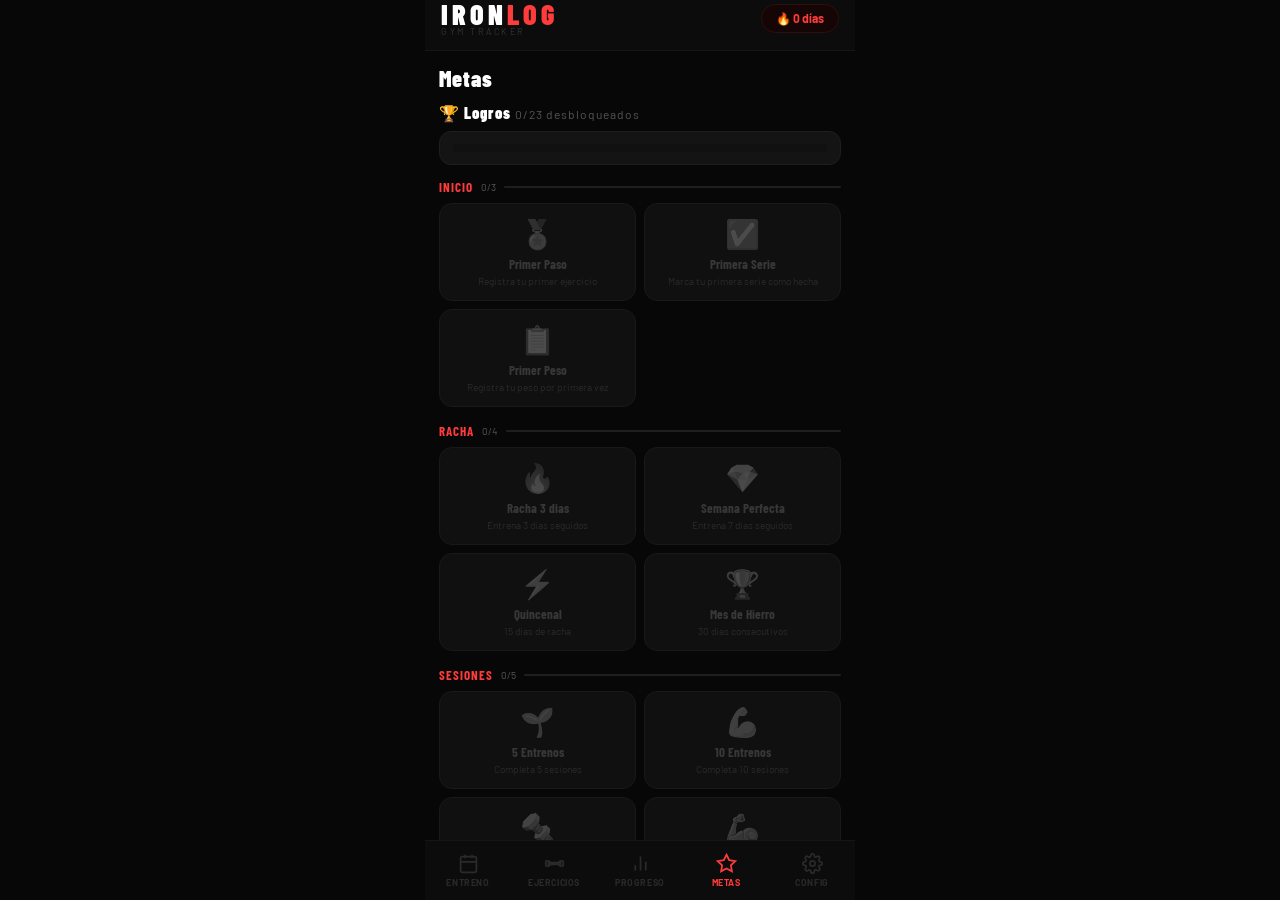
<file: logros.html>
<!DOCTYPE html>
<html lang="es">
<head>
<meta charset="UTF-8"/>
<meta name="viewport" content="width=device-width,initial-scale=1,maximum-scale=1,minimum-scale=1,user-scalable=no,viewport-fit=cover"/>
<meta name="apple-mobile-web-app-capable" content="yes"/>
<meta name="apple-mobile-web-app-status-bar-style" content="black-translucent"/>
<meta name="apple-mobile-web-app-title" content="IronLog"/>
<meta name="theme-color" content="#0a0a0a"/>
<meta name="color-scheme" content="dark"/>
<meta name="description" content="IronLog: registro de entrenamientos, rutinas, series, progreso y recordatorios de gimnasio."/>
<link rel="manifest" href="manifest.json"/>
<link rel="apple-touch-icon" href="assets/icon-192.png"/>
<link rel="preconnect" href="https://fonts.googleapis.com"/>
<link rel="preconnect" href="https://fonts.gstatic.com" crossorigin/>
<link href="https://fonts.googleapis.com/css2?family=Barlow:ital,wght@0,400;0,500;0,600;1,400&family=Barlow+Condensed:wght@600;700;800;900&display=swap" rel="stylesheet"/>
<link rel="stylesheet" href="css/main.css"/>
<title>IronLog · Logros</title>
</head>
<body>
<main id="app" aria-busy="true" aria-live="polite">
  <div class="boot"><div class="boot-card"><div class="boot-spinner" aria-hidden="true"></div><p class="boot-text">Cargando IronLog...</p></div></div>
</main>
<noscript><div style="padding:16px;color:#e2e2e2;background:#101010;border-top:1px solid #191919">IronLog necesita JavaScript activado para funcionar.</div></noscript>
<script src="js/data.js" defer></script>
<script src="js/storage.js" defer></script>
<script src="js/analytics.js" defer></script>
<script src="js/charts.js" defer></script>
<script src="js/icons.js" defer></script>
<script src="js/render-modals.js" defer></script>
<script src="js/render-calendar.js" defer></script>
<script src="js/render-exercises.js" defer></script>
<script src="js/render-progress.js" defer></script>
<script src="js/render-motivation.js" defer></script>
<script src="js/render-config.js" defer></script>
<script src="js/render-shell.js" defer></script>
<script src="js/actions-nav.js" defer></script>
<script src="js/actions-templates.js" defer></script>
<script src="js/actions-workout.js" defer></script>
<script src="js/actions-settings.js" defer></script>
<script src="js/reminder.js" defer></script>
<script src="js/timer.js" defer></script>
<script src="js/init.js" defer></script>
</body>
</html>
</file>
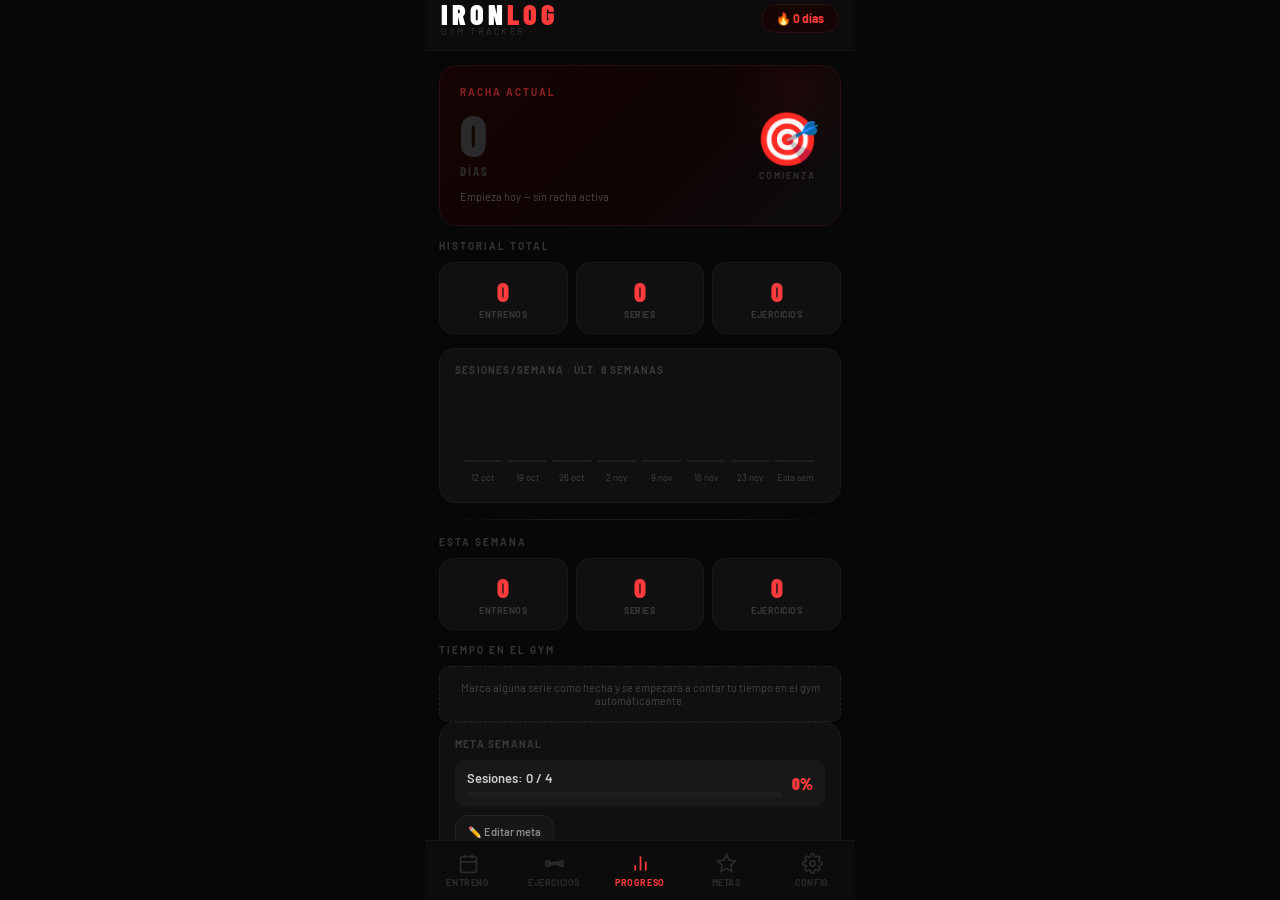
<file: progreso.html>
<!DOCTYPE html>
<html lang="es">
<head>
<meta charset="UTF-8"/>
<meta name="viewport" content="width=device-width,initial-scale=1,maximum-scale=1,minimum-scale=1,user-scalable=no,viewport-fit=cover"/>
<meta name="apple-mobile-web-app-capable" content="yes"/>
<meta name="apple-mobile-web-app-status-bar-style" content="black-translucent"/>
<meta name="apple-mobile-web-app-title" content="IronLog"/>
<meta name="theme-color" content="#0a0a0a"/>
<meta name="color-scheme" content="dark"/>
<meta name="description" content="IronLog: registro de entrenamientos, rutinas, series, progreso y recordatorios de gimnasio."/>
<link rel="manifest" href="manifest.json"/>
<link rel="apple-touch-icon" href="assets/icon-192.png"/>
<link rel="preconnect" href="https://fonts.googleapis.com"/>
<link rel="preconnect" href="https://fonts.gstatic.com" crossorigin/>
<link href="https://fonts.googleapis.com/css2?family=Barlow:ital,wght@0,400;0,500;0,600;1,400&family=Barlow+Condensed:wght@600;700;800;900&display=swap" rel="stylesheet"/>
<link rel="stylesheet" href="css/main.css"/>
<title>IronLog · Progreso</title>
</head>
<body>
<main id="app" aria-busy="true" aria-live="polite">
  <div class="boot"><div class="boot-card"><div class="boot-spinner" aria-hidden="true"></div><p class="boot-text">Cargando IronLog...</p></div></div>
</main>
<noscript><div style="padding:16px;color:#e2e2e2;background:#101010;border-top:1px solid #191919">IronLog necesita JavaScript activado para funcionar.</div></noscript>
<script src="js/data.js" defer></script>
<script src="js/storage.js" defer></script>
<script src="js/analytics.js" defer></script>
<script src="js/charts.js" defer></script>
<script src="js/icons.js" defer></script>
<script src="js/render-modals.js" defer></script>
<script src="js/render-calendar.js" defer></script>
<script src="js/render-exercises.js" defer></script>
<script src="js/render-progress.js" defer></script>
<script src="js/render-motivation.js" defer></script>
<script src="js/render-config.js" defer></script>
<script src="js/render-shell.js" defer></script>
<script src="js/actions-nav.js" defer></script>
<script src="js/actions-templates.js" defer></script>
<script src="js/actions-workout.js" defer></script>
<script src="js/actions-settings.js" defer></script>
<script src="js/reminder.js" defer></script>
<script src="js/timer.js" defer></script>
<script src="js/init.js" defer></script>
</body>
</html>
</file>
<file: css/main.css>
*{box-sizing:border-box;-webkit-tap-highlight-color:transparent;-webkit-touch-callout:none;-webkit-user-select:none;user-select:none}
html,body{margin:0;padding:0;background:#070707;color:#e2e2e2;font-family:'Barlow',sans-serif;height:100%;overflow:hidden;-webkit-text-size-adjust:100%;text-size-adjust:100%;touch-action:manipulation;overscroll-behavior:none}
input,textarea,select{-webkit-user-select:text;user-select:text;font-size:16px;touch-action:manipulation}
input[type=number]::-webkit-inner-spin-button,input[type=number]::-webkit-outer-spin-button{-webkit-appearance:none}
::-webkit-scrollbar{display:none}
@keyframes spin{from{transform:rotate(0)}to{transform:rotate(360deg)}}
@keyframes slideUp{from{transform:translateY(100%)}to{transform:translateY(0)}}
@keyframes fadeIn{from{opacity:0}to{opacity:1}}
@keyframes toastIn{from{opacity:0;transform:translateX(-50%) translateY(10px)}to{opacity:1;transform:translateX(-50%) translateY(0)}}
@keyframes badgePop{0%{transform:scale(.5);opacity:0}80%{transform:scale(1.15)}100%{transform:scale(1);opacity:1}}
@keyframes timerPulse{0%,100%{transform:scale(1)}50%{transform:scale(1.04)}}
@keyframes streakGlow{0%,100%{text-shadow:0 0 20px rgba(255,59,59,.25)}50%{text-shadow:0 0 35px rgba(255,59,59,.45)}}
#app{max-width:430px;margin:0 auto;height:100dvh;display:flex;flex-direction:column;overflow:hidden}
#app[aria-busy="true"]{min-height:100dvh}
.boot{display:flex;justify-content:center;align-items:center;height:100vh;background:#0a0a0a}
.boot-card{text-align:center}
.boot-spinner{width:36px;height:36px;border:3px solid #1e1e1e;border-top:3px solid #FF3B3B;border-radius:50%;animation:spin .8s linear infinite;margin:0 auto 12px}
.boot-text{color:#444;font-size:13px;margin:0}
/* HEADER */
.hdr{padding:env(safe-area-inset-top,20px) 16px 13px;background:#0c0c0c;border-bottom:1px solid #161616;display:flex;justify-content:space-between;align-items:center;flex-shrink:0}
.logo{font-family:'Barlow Condensed',sans-serif;font-weight:900;font-size:28px;letter-spacing:4px;color:#fff;line-height:1}
.logo span{color:#FF3B3B}
.logo-sub{font-size:9px;color:#333;letter-spacing:2.5px;text-transform:uppercase;margin-top:-2px}
.hdr-right{display:flex;align-items:center;gap:8px}
.sbadge{background:#150505;border:1px solid #2d1010;border-radius:22px;padding:6px 14px;font-size:12px;color:#FF3B3B;font-weight:700;display:flex;align-items:center;gap:5px;cursor:pointer;transition:opacity .2s}
.sbadge:active{opacity:.7}
/* LAYOUT */
.content{flex:1;overflow-y:auto;overflow-x:hidden;padding:14px 14px 96px;-webkit-overflow-scrolling:touch;height:0}
.nav{position:fixed;bottom:0;left:50%;transform:translateX(-50%);width:100%;max-width:430px;background:#0c0c0c;border-top:1px solid #161616;display:flex;padding:8px 0;padding-bottom:calc(8px + env(safe-area-inset-bottom,0px));z-index:100}
.nb{flex:1;display:flex;flex-direction:column;align-items:center;gap:3px;background:none;border:none;color:#2a2a2a;cursor:pointer;padding:4px 0;font-family:'Barlow',sans-serif;transition:color .2s}
.nb.on{color:#FF3B3B}
.nb svg{width:21px;height:21px}
.nl{font-size:9px;letter-spacing:.6px;text-transform:uppercase;font-weight:700}
/* CARDS */
.card{background:#101010;border-radius:16px;padding:15px;border:1px solid #191919;margin-bottom:12px}
.ct{font-size:10px;color:#383838;text-transform:uppercase;letter-spacing:1.2px;font-weight:700;margin-bottom:10px}
.stitle{font-family:'Barlow Condensed',sans-serif;font-weight:900;font-size:22px;color:#fff;letter-spacing:1px;margin-bottom:12px}
/* CALENDAR */
.cal-hdr{display:flex;align-items:center;justify-content:space-between;margin-bottom:10px}
.cal-tit{font-family:'Barlow Condensed',sans-serif;font-weight:800;font-size:17px;color:#fff;letter-spacing:1px}
.cal-grid{display:grid;grid-template-columns:repeat(7,1fr);gap:3px}
.cdl{text-align:center;font-size:9px;color:#2e2e2e;font-weight:700;padding:4px 0;text-transform:uppercase;letter-spacing:.5px}
.cd{display:flex;flex-direction:column;align-items:center;padding:6px 2px;border-radius:9px;border:none;background:none;color:#444;cursor:pointer;font-size:12px;gap:2px;font-family:'Barlow',sans-serif;width:100%;min-height:34px;transition:all .15s}
.cd.sel{background:#FF3B3B;color:#fff;box-shadow:0 2px 14px rgba(255,59,59,.3)}
.cd.tod:not(.sel){background:#160606;color:#FF3B3B;font-weight:700;border:1px solid #281010}
.dot{width:4px;height:4px;border-radius:50%;background:#FF3B3B}
.cd.sel .dot{background:rgba(255,255,255,.75)}
/* DAY HEADER */
.dhdr{display:flex;justify-content:space-between;align-items:center;margin-bottom:12px}
.dtit{font-family:'Barlow Condensed',sans-serif;font-weight:800;font-size:19px;color:#fff;text-transform:capitalize}
.dmeta{font-size:11px;color:#383838;margin-top:2px}
/* BUTTONS */
.bp{background:#FF3B3B;color:#fff;border:none;border-radius:12px;padding:9px 15px;cursor:pointer;display:flex;align-items:center;gap:6px;font-family:'Barlow',sans-serif;font-weight:700;font-size:13px;transition:all .15s;box-shadow:0 2px 12px rgba(255,59,59,.22)}
.bp:active{opacity:.8;transform:scale(.98)}
.bs{background:#161616;color:#888;border:1px solid #222;border-radius:12px;padding:9px 12px;cursor:pointer;display:flex;align-items:center;gap:5px;font-family:'Barlow',sans-serif;font-weight:600;font-size:12px;transition:opacity .15s}
.bs:active{opacity:.75}
.bf{width:100%;justify-content:center;padding:13px;border-radius:14px;font-size:14px;margin-top:10px}
.bas{display:flex;align-items:center;gap:5px;color:#FF3B3B;background:none;border:1px dashed #2c1010;border-radius:10px;padding:9px 14px;cursor:pointer;font-family:'Barlow',sans-serif;font-weight:600;font-size:13px;width:100%;justify-content:center;margin-top:5px;transition:background .2s}
.bas:active{background:#140505}
.bi{background:none;border:none;color:#383838;cursor:pointer;padding:5px;display:flex;align-items:center;border-radius:8px;transition:color .15s}
.bi:active,.bi:hover{color:#FF3B3B}
.bism{background:none;border:none;color:#383838;cursor:pointer;padding:4px;display:flex;align-items:center;border-radius:7px;transition:color .15s}
.bism:active{color:#FF3B3B}
/* EXERCISE CARD */
.exc{background:#101010;border-radius:14px;padding:13px;border:1px solid #191919;margin-bottom:10px}
.exch{display:flex;align-items:flex-start;gap:6px;margin-bottom:9px}
.exn{font-family:'Barlow Condensed',sans-serif;font-weight:800;font-size:17px;color:#fff}
.mtag{font-size:10px;padding:3px 9px;border-radius:20px;border:1px solid #202020;color:#444;font-family:'Barlow',sans-serif;display:inline-block;margin-top:3px;background:#151515}
.pb{height:3px;background:#181818;border-radius:2px;margin-bottom:11px;overflow:hidden}
.pf{height:100%;background:linear-gradient(90deg,#FF3B3B,#ff6363);border-radius:2px;transition:width .4s}
/* SETS */
.sh{display:grid;grid-template-columns:28px 1fr 1fr 34px 34px;gap:4px;margin-bottom:4px}
.sl{font-size:9px;color:#383838;text-transform:uppercase;letter-spacing:.6px;font-weight:700}
.sr{display:grid;grid-template-columns:28px 1fr 1fr 34px 34px;gap:4px;align-items:center;padding:5px 3px;border-radius:8px;margin-bottom:3px;transition:background .2s}
.sr.done{background:#091a09}
.sn{font-size:12px;color:#383838;font-family:'Barlow Condensed',sans-serif;font-weight:700;text-align:center}
.sv{font-size:13px;color:#d0d0d0;font-family:'Barlow Condensed',sans-serif;font-weight:700}
.ck{width:30px;height:30px;border-radius:8px;border:2px solid #212121;background:transparent;cursor:pointer;display:flex;align-items:center;justify-content:center;transition:all .2s}
.ck.done{background:#0c320c;border-color:#1e5c1e;color:#4CAF50}
/* BULK KG */
.bkr{display:flex;align-items:center;gap:7px;padding:8px 10px;background:#0b0b0b;border-radius:9px;margin-top:7px;border:1px solid #181818}
.bkl{font-size:10px;color:#383838;flex:1}
.bki{background:#181818;border:1px solid #232323;border-radius:8px;padding:5px 8px;color:#e0e0e0;font-size:16px;font-family:'Barlow Condensed',sans-serif;font-weight:700;width:58px;text-align:center;outline:none}
.set-inp{background:#181818;border:1px solid #232323;border-radius:7px;padding:5px 4px;color:#e0e0e0;font-family:'Barlow Condensed',sans-serif;font-weight:700;font-size:16px;width:100%;text-align:center;outline:none;-webkit-user-select:text;user-select:text}
.set-inp:focus{border-color:#FF3B3B;background:#1e1e1e}
.sug-chip{position:absolute;bottom:-7px;right:3px;font-size:9px;font-weight:800;color:#aa1818;background:#1a0808;border:1px solid #3a1818;border-radius:5px;padding:1px 5px;cursor:pointer;font-family:'Barlow Condensed',sans-serif;letter-spacing:.3px;z-index:2;transition:all .15s;line-height:1.3;display:flex;align-items:center;gap:3px}
.sug-arr{font-size:9px}
.sug-num{font-size:10px;font-weight:900}
.sug-chip.sug-weight_up{color:#4CAF50;background:#0c280c;border-color:#1a401a}
.sug-chip.sug-weight_up:active{background:#143814;border-color:#2a5a2a}
.sug-chip.sug-reps_up{color:#FFD700;background:#2a1f00;border-color:#5a4818}
.sug-chip.sug-reps_up:active{background:#3a2d00;border-color:#7a6428}
.sug-chip:active{transform:scale(.92)}
.day-chip{flex:1;min-width:0;padding:10px 0;background:#181818;border:1px solid #232323;border-radius:9px;color:#777;font-family:'Barlow Condensed',sans-serif;font-weight:800;font-size:16px;letter-spacing:.5px;cursor:pointer;transition:all .15s;text-transform:uppercase}
.day-chip:active{transform:scale(.95)}
.day-chip.on{background:#FF3B3B;border-color:#FF3B3B;color:#fff;box-shadow:0 2px 10px rgba(255,59,59,.3)}

/* Drop-set toggle (botón por serie) */
.drop-btn{background:transparent;border:1px solid #2a2a2a;border-radius:5px;color:#555;font-weight:800;font-size:14px;cursor:pointer;width:22px;height:22px;padding:0;margin:auto;display:flex;align-items:center;justify-content:center;transition:all .15s;font-family:'Barlow Condensed',sans-serif}
.drop-btn:active{transform:scale(.92)}
.drop-btn.on{background:#003d22;border-color:#00D084;color:#00D084;box-shadow:0 0 6px rgba(0,208,132,.4)}
.sr.drop .sn{color:#00D084}
.sr.drop .set-inp{background:#0a1a14!important;border-color:#1a3a26!important}

/* Monthly summary cards */
.ms-hidden{display:none}
.ms-card .ms-arrow{transition:transform .2s}
.btn-all{background:#0c280c;border:1px solid #1a401a;color:#4CAF50;border-radius:8px;padding:5px 11px;font-size:11px;font-weight:700;cursor:pointer;font-family:'Barlow',sans-serif;display:flex;align-items:center;gap:4px}
/* TEMPLATES */
.tc{background:#101010;border-radius:14px;padding:13px;border:1px solid #191919;margin-bottom:10px}
.tn{font-family:'Barlow Condensed',sans-serif;font-weight:800;font-size:16px;color:#fff}
.tm{font-size:11px;color:#383838;margin-top:2px}
.etag{font-size:10px;padding:3px 8px;border-radius:20px;border:1px solid #202020;color:#444;font-family:'Barlow',sans-serif;background:none;display:inline-block;margin:2px}
/* STAT GRID */
.sg{display:grid;grid-template-columns:1fr 1fr 1fr;gap:8px;margin-bottom:14px}
.sc{background:#101010;border-radius:14px;padding:13px 10px;border:1px solid #191919;text-align:center}
.sv2{font-family:'Barlow Condensed',sans-serif;font-weight:900;font-size:26px;color:#FF3B3B}
.sl2{font-size:9px;color:#383838;text-transform:uppercase;letter-spacing:.5px;margin-top:2px;font-weight:700}
.sd{font-size:9px;font-weight:700;margin-top:3px;border-radius:4px;padding:1px 5px;display:inline-block}
.du{color:#4CAF50;background:#091909}.dd{color:#FF3B3B;background:#190909}.de{color:#404040}
/* CHART */
.cw{width:100%;overflow:hidden;margin-top:6px}.cw svg{width:100%;height:auto}
/* MODAL */
.ov{position:fixed;inset:0;background:rgba(0,0,0,.85);z-index:200;display:flex;align-items:flex-end;justify-content:center;backdrop-filter:blur(3px);animation:fadeIn .18s}
.md{background:#101010;border-radius:20px 20px 0 0;width:100%;max-width:430px;max-height:92vh;overflow-y:auto;border-top:1px solid #1e1e1e;animation:slideUp .26s cubic-bezier(.32,1.1,.64,1)}
.mdh{display:flex;justify-content:space-between;align-items:center;padding:16px 16px 11px;border-bottom:1px solid #191919;position:sticky;top:0;background:#101010;z-index:1}
.mdt{font-family:'Barlow Condensed',sans-serif;font-weight:800;font-size:19px;color:#fff}
.mdb{padding:14px 16px 40px}
/* PICKER */
.ps{width:100%;background:#181818;border:1px solid #222;border-radius:10px;padding:11px 14px;color:#e0e0e0;font-size:16px;font-family:'Barlow',sans-serif;outline:none;margin-bottom:10px;transition:border-color .2s}
.ps:focus{border-color:#FF3B3B}
.mc{display:flex;gap:6px;overflow-x:auto;margin-bottom:10px;padding-bottom:2px}.mc::-webkit-scrollbar{display:none}
.mch{padding:5px 12px;border-radius:20px;border:1px solid #222;background:#181818;color:#555;font-size:11px;font-family:'Barlow',sans-serif;cursor:pointer;white-space:nowrap;font-weight:600;transition:all .15s}
.mch.on{background:#FF3B3B;border-color:#FF3B3B;color:#fff}
.el{display:flex;flex-direction:column;gap:4px;max-height:360px;overflow-y:auto}
.eli{display:flex;align-items:center;gap:10px;padding:10px 12px;background:#181818;border-radius:10px;cursor:pointer;border:1px solid transparent;transition:border-color .15s}
.eli:active{border-color:#FF3B3B}
.elix{font-size:18px;width:28px;text-align:center}
.eln{font-family:'Barlow Condensed',sans-serif;font-weight:700;font-size:15px;color:#fff}
.els{font-size:10px;color:#383838;margin-top:1px}
/* FORM */
.il{display:block;font-size:10px;color:#383838;text-transform:uppercase;letter-spacing:.8px;margin-bottom:5px;font-weight:700}
input[type=text]{width:100%;background:#181818;border:1px solid #222;border-radius:9px;padding:11px 13px;color:#e0e0e0;font-size:16px;font-family:'Barlow',sans-serif;outline:none;margin-bottom:12px;transition:border-color .2s}
input[type=text]:focus{border-color:#FF3B3B}
.si{background:#181818;border:1px solid #222;border-radius:8px;padding:9px;color:#e0e0e0;font-size:14px;font-family:'Barlow Condensed',sans-serif;font-weight:700;width:100%;text-align:center;outline:none}
.serh{display:grid;grid-template-columns:28px 1fr 1fr 32px;gap:5px;margin-bottom:5px}
.serr{display:grid;grid-template-columns:28px 1fr 1fr 32px;gap:5px;align-items:center;margin-bottom:7px}
.teb{background:#181818;border-radius:9px;padding:10px;margin-bottom:7px;border:1px solid #222}
.cdd{width:26px;height:26px;border-radius:50%;border:none;cursor:pointer;outline:2px solid transparent;outline-offset:2px;transition:outline-color .2s}
.cdd.on{outline-color:#fff}
/* REC CARDS */
.rc{background:#101010;border-radius:13px;padding:13px;border:1px solid #191919;margin-bottom:8px;display:flex;gap:10px;align-items:flex-start}
.ri{font-size:22px;flex-shrink:0;margin-top:1px}
.rt{font-family:'Barlow Condensed',sans-serif;font-weight:700;font-size:15px;color:#fff;margin-bottom:3px}
.rx{font-size:12px;color:#666;line-height:1.5}
/* BODY WEIGHT */
.eds{background:#181818;border-radius:10px;padding:10px 12px;flex:1;text-align:center;border:1px solid #1e1e1e}
.edv{font-family:'Barlow Condensed',sans-serif;font-weight:900;font-size:22px;color:#FF3B3B}
.edl{font-size:9px;color:#383838;text-transform:uppercase;letter-spacing:.5px;margin-top:1px;font-weight:700}
/* HISTORY */
.hr{display:flex;align-items:center;gap:8px;padding:8px 10px;background:#181818;border-radius:8px;margin-bottom:5px}
.hd{font-size:11px;color:#383838;width:72px;flex-shrink:0}
.hv{font-family:'Barlow Condensed',sans-serif;font-weight:700;font-size:14px;color:#e0e0e0}
.hrm{font-size:10px;color:#FF3B3B;font-weight:700;margin-left:auto}
.dbi{display:flex;align-items:center;gap:10px;padding:10px 12px;background:#181818;border-radius:10px;margin-bottom:6px;cursor:pointer;border:1px solid #1e1e1e;transition:border-color .15s}
.dbi:active{border-color:#FF3B3B}
/* EMPTY */
.empty{background:#101010;border-radius:14px;padding:28px 18px;text-align:center;border:1px dashed #1d1d1d;margin-top:6px}
.emtt{color:#383838;font-family:'Barlow Condensed',sans-serif;font-weight:700;font-size:17px;margin:0 0 5px}
.emts{color:#2a2a2a;font-size:12px;margin:0}
/* TIMERS & TOAST */
.rest-timer{position:fixed;bottom:100px;left:50%;transform:translateX(-50%);background:#091320;border:1px solid #152d4a;color:#4FC3F7;padding:10px 20px;border-radius:40px;font-size:14px;font-weight:700;z-index:500;display:flex;align-items:center;gap:10px;white-space:nowrap;animation:toastIn .22s ease;box-shadow:0 4px 24px rgba(0,0,0,.9)}
.pr-badge{background:#332500;border:1px solid #FFD700;color:#FFD700;font-size:9px;font-weight:700;padding:2px 6px;border-radius:10px;margin-left:4px;text-transform:uppercase;letter-spacing:.5px;animation:badgePop .3s ease}
.notes-area{width:100%;background:#181818;border:1px solid #222;border-radius:9px;padding:10px 13px;color:#e0e0e0;font-size:13px;font-family:'Barlow',sans-serif;outline:none;resize:none;min-height:60px;margin-bottom:10px;transition:border-color .2s}
.notes-area:focus{border-color:#333}
.toast{position:fixed;bottom:96px;left:50%;transform:translateX(-50%);background:#181818;border:1px solid #282828;color:#e2e2e2;padding:9px 18px;border-radius:40px;font-size:13px;font-weight:600;z-index:400;white-space:nowrap;box-shadow:0 4px 24px rgba(0,0,0,.9);animation:toastIn .22s ease;pointer-events:none}
/* ACHIEVEMENTS */
.ach-grid{display:grid;grid-template-columns:1fr 1fr;gap:8px;margin-bottom:12px}
.ach{background:#101010;border-radius:13px;padding:12px;border:1px solid #191919;text-align:center;transition:all .25s}
.ach.unlocked{border-color:#332200;background:#110d03}
.ach-ic{font-size:28px;margin-bottom:5px;filter:grayscale(1);opacity:.25;transition:all .3s}
.ach.unlocked .ach-ic{filter:none;opacity:1;animation:badgePop .4s ease}
.ach-n{font-family:'Barlow Condensed',sans-serif;font-weight:700;font-size:13px;color:#383838}
.ach.unlocked .ach-n{color:#FFD700}
.ach-d{font-size:10px;color:#2a2a2a;margin-top:2px;line-height:1.4}
.ach.unlocked .ach-d{color:#666}
/* GOALS */
.goal-row{display:flex;align-items:center;gap:10px;padding:10px 12px;background:#181818;border-radius:11px;margin-bottom:6px}
.goal-info{flex:1}
.goal-name{font-size:13px;color:#ccc;font-weight:600}
.goal-bar{height:5px;background:#1e1e1e;border-radius:3px;margin-top:6px;overflow:hidden}
.goal-fill{height:100%;border-radius:3px;background:#FF3B3B;transition:width .5s}
.goal-pct{font-family:'Barlow Condensed',sans-serif;font-weight:900;font-size:17px;color:#FF3B3B;flex-shrink:0}
/* CONFIG */
.rem-row{display:flex;align-items:center;gap:10px;padding:10px 0;border-bottom:1px solid #181818}
.rem-info{flex:1}
.rem-title{font-size:13px;color:#ccc;font-weight:600}
.rem-sub{font-size:11px;color:#383838;margin-top:1px}
.tgl{width:44px;height:26px;border-radius:13px;background:#1e1e1e;border:none;cursor:pointer;position:relative;transition:background .25s;flex-shrink:0}
.tgl.on{background:#FF3B3B}
.tgl::after{content:'';position:absolute;width:20px;height:20px;border-radius:50%;background:#fff;top:3px;left:3px;transition:transform .25s;box-shadow:0 1px 4px rgba(0,0,0,.5)}
.tgl.on::after{transform:translateX(18px)}
/* MISC */
.custom-badge{font-size:9px;padding:1px 6px;border-radius:10px;background:#10102a;border:1px solid #242450;color:#7B68EE;margin-left:6px;font-weight:700}
.timer-modal-display{font-family:'Barlow Condensed',sans-serif;font-weight:900;font-size:56px;color:#FF3B3B;text-align:center;margin:30px 0 20px;letter-spacing:2px;animation:timerPulse 1s ease-in-out infinite}
.timer-input-group{display:flex;gap:12px;align-items:center;margin:12px 0}
.timer-input-group input{width:70px;padding:10px;background:#181818;border:1px solid #222;border-radius:7px;color:#e0e0e0;text-align:center;font-weight:600;font-size:16px}
.timer-buttons{display:flex;gap:8px;margin-top:20px}
.timer-buttons button{flex:1;padding:12px;border-radius:9px;border:none;font-weight:700;font-family:'Barlow',sans-serif;cursor:pointer;transition:opacity .2s}
.timer-start{background:#FF3B3B;color:#fff}
.timer-pause{background:#1e1e1e;color:#888}
.timer-stop{background:#111;color:#444}
/* PROGRESS SPECIFICS */
.streak-hero{background:linear-gradient(135deg,#160404 0%,#0f0303 55%,#0d0d0d 100%);border:1px solid #241010;border-radius:18px;padding:20px;margin-bottom:14px;overflow:hidden;position:relative}
.streak-hero::before{content:'';position:absolute;top:-50px;right:-30px;width:150px;height:150px;background:radial-gradient(circle,rgba(255,59,59,.06) 0%,transparent 70%);pointer-events:none}
.streak-num{font-family:'Barlow Condensed',sans-serif;font-weight:900;font-size:58px;line-height:.9;color:#FF3B3B;animation:streakGlow 3s ease-in-out infinite}
.p-label{font-size:10px;color:#333;text-transform:uppercase;letter-spacing:2px;font-weight:700;margin-bottom:10px}
.divider{height:1px;background:linear-gradient(90deg,transparent,#1c1c1c 30%,#1c1c1c 70%,transparent);margin:16px 0}
</file>
